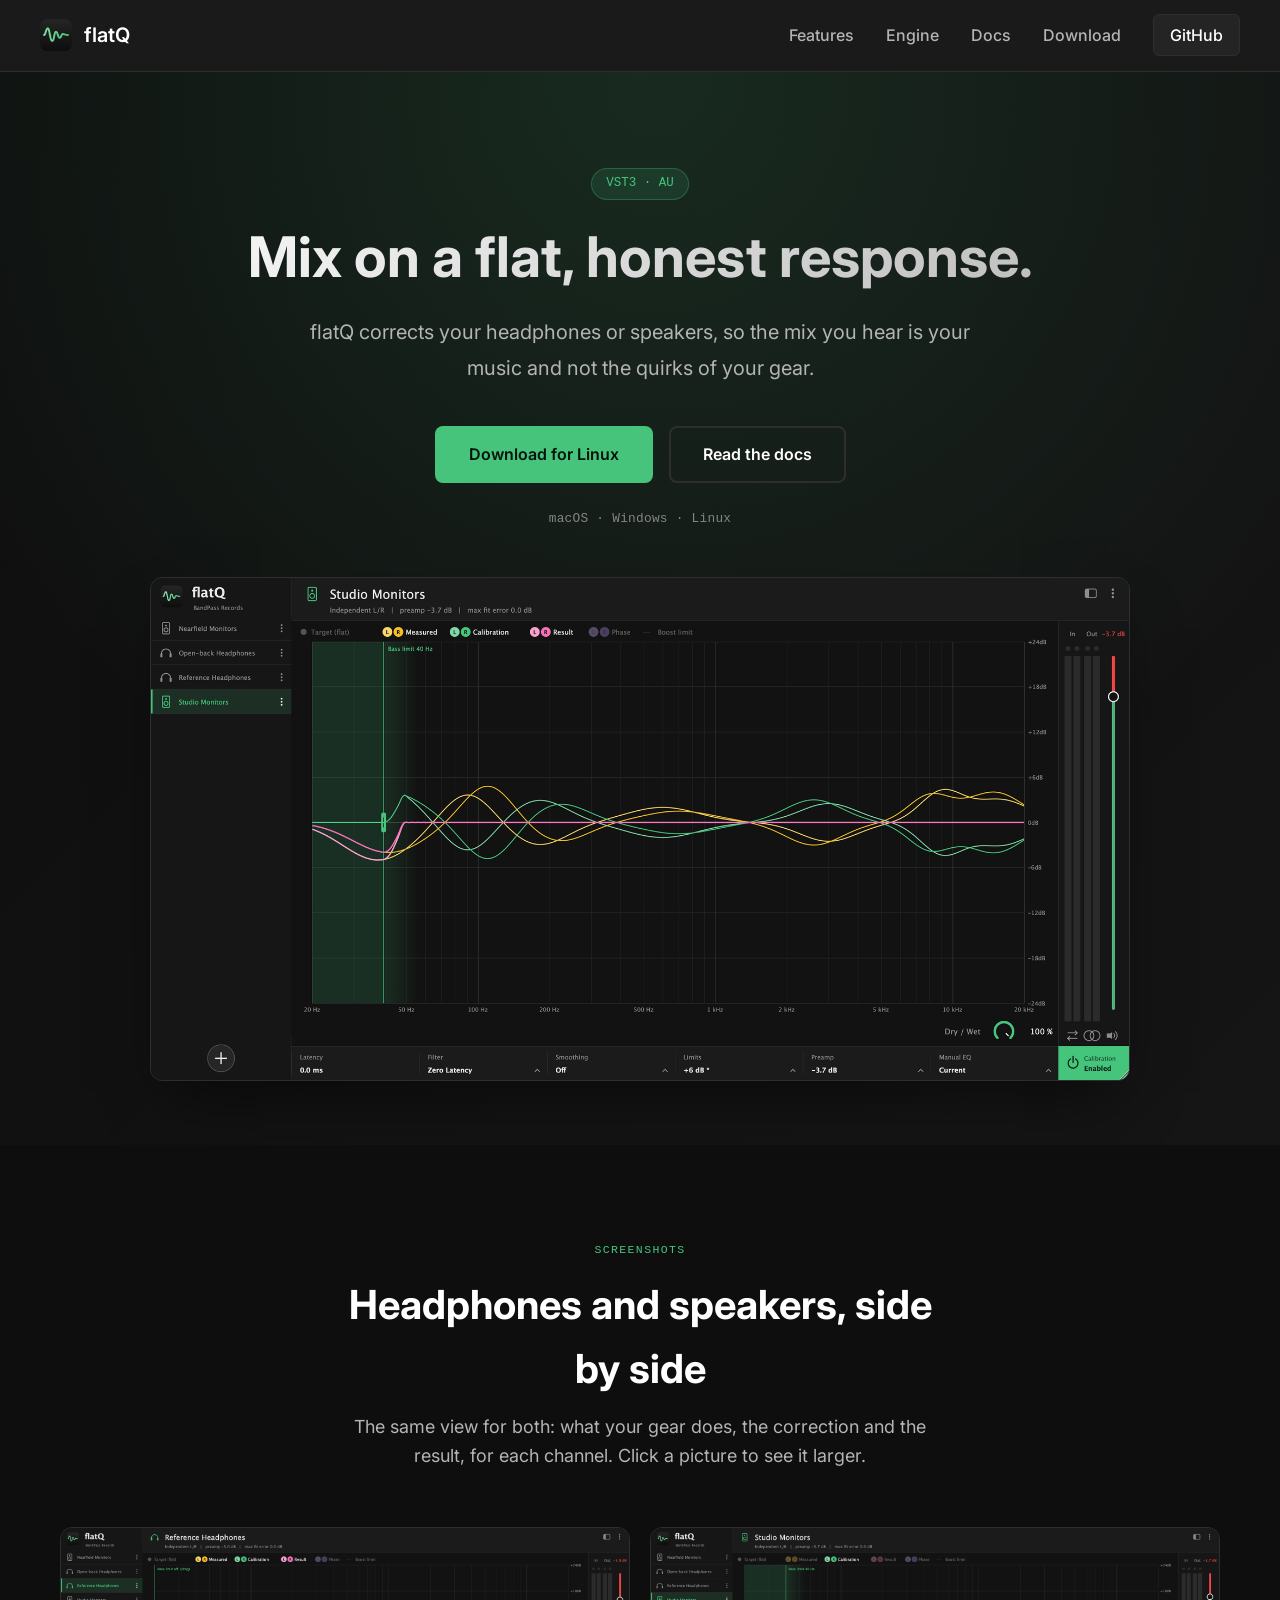
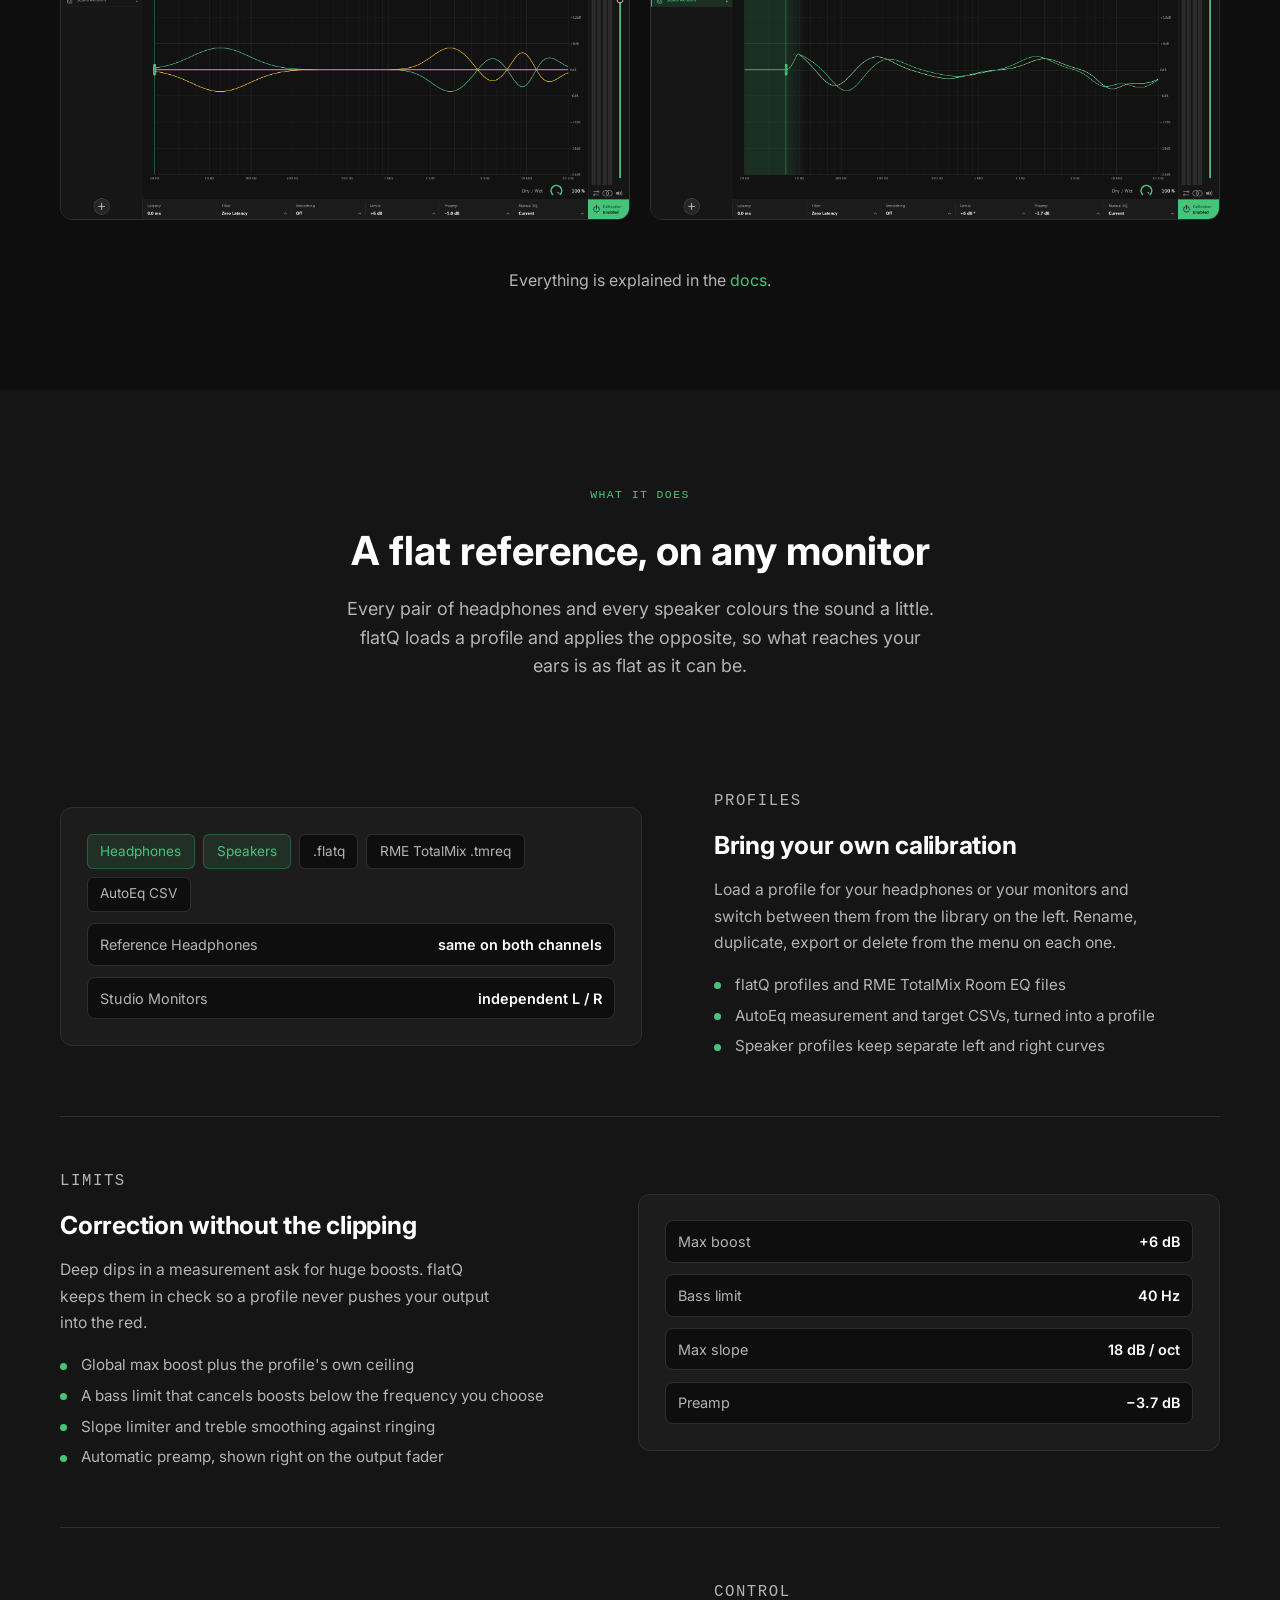
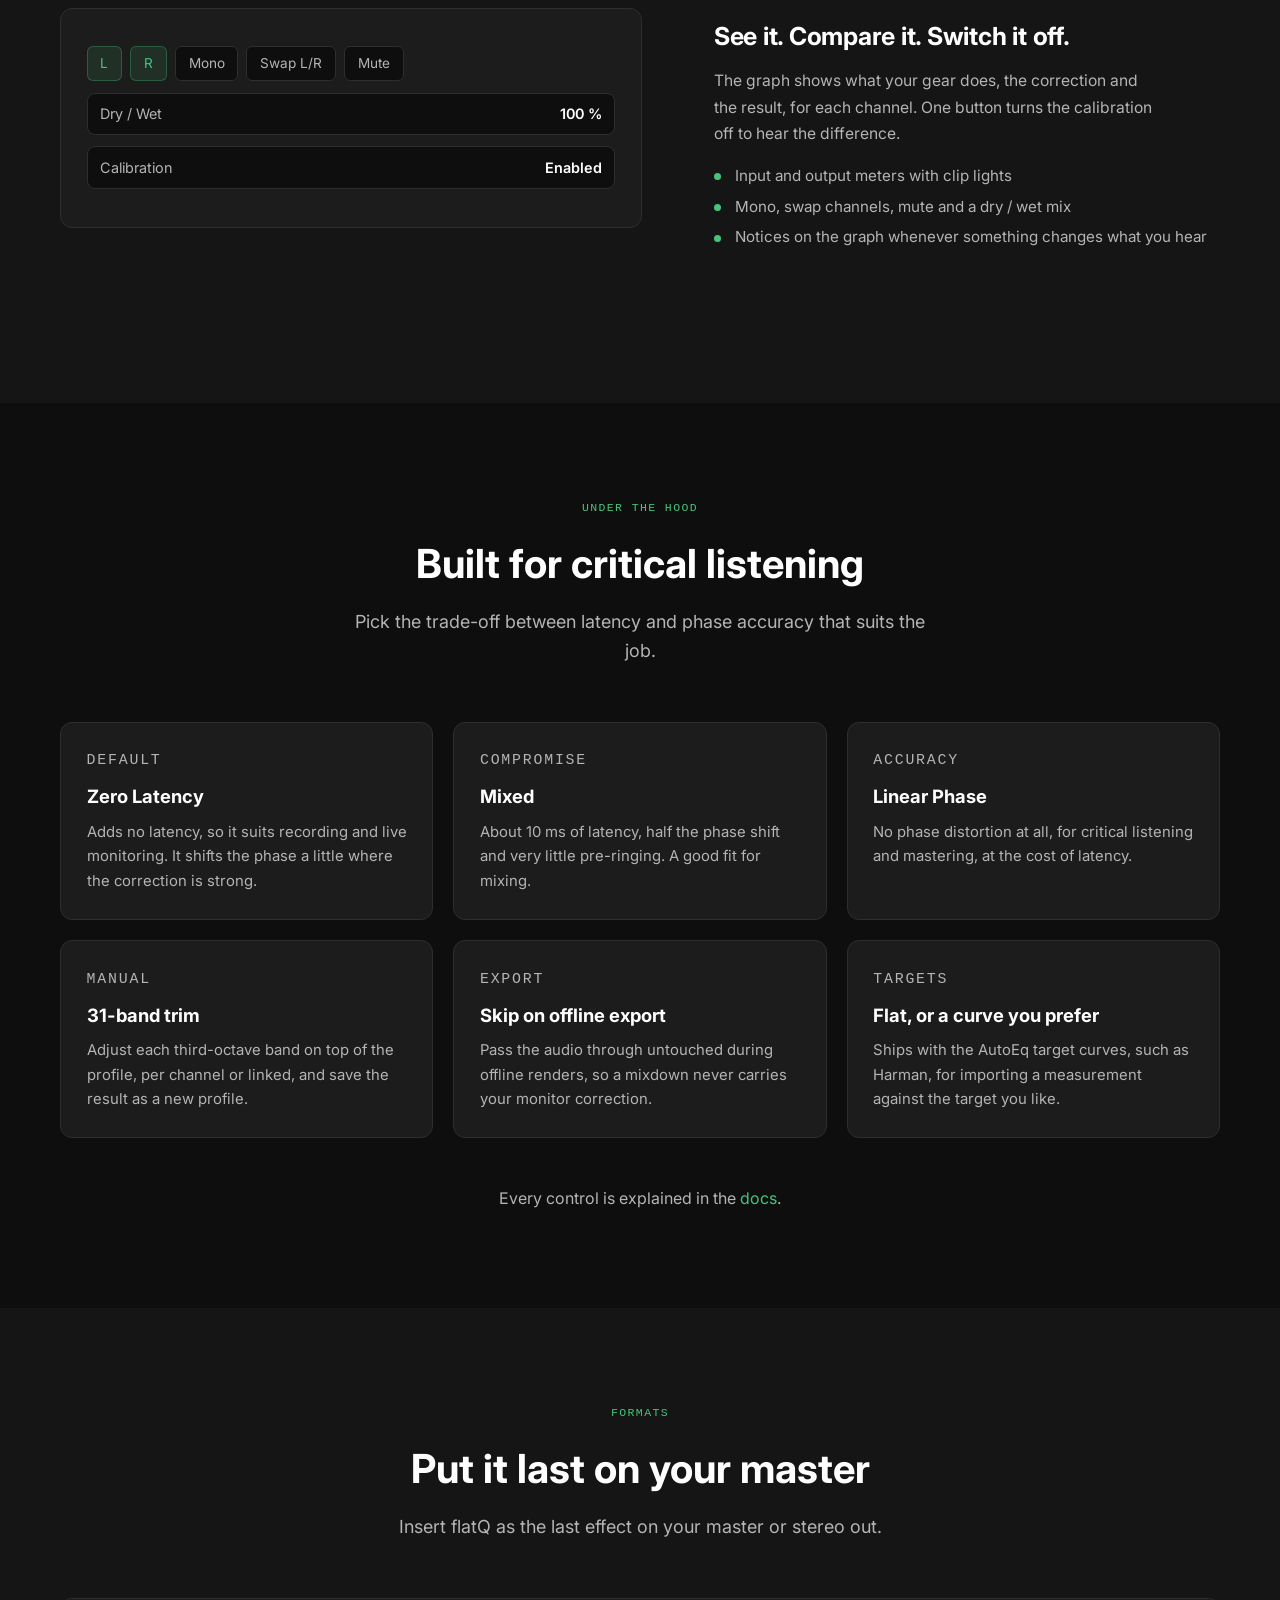
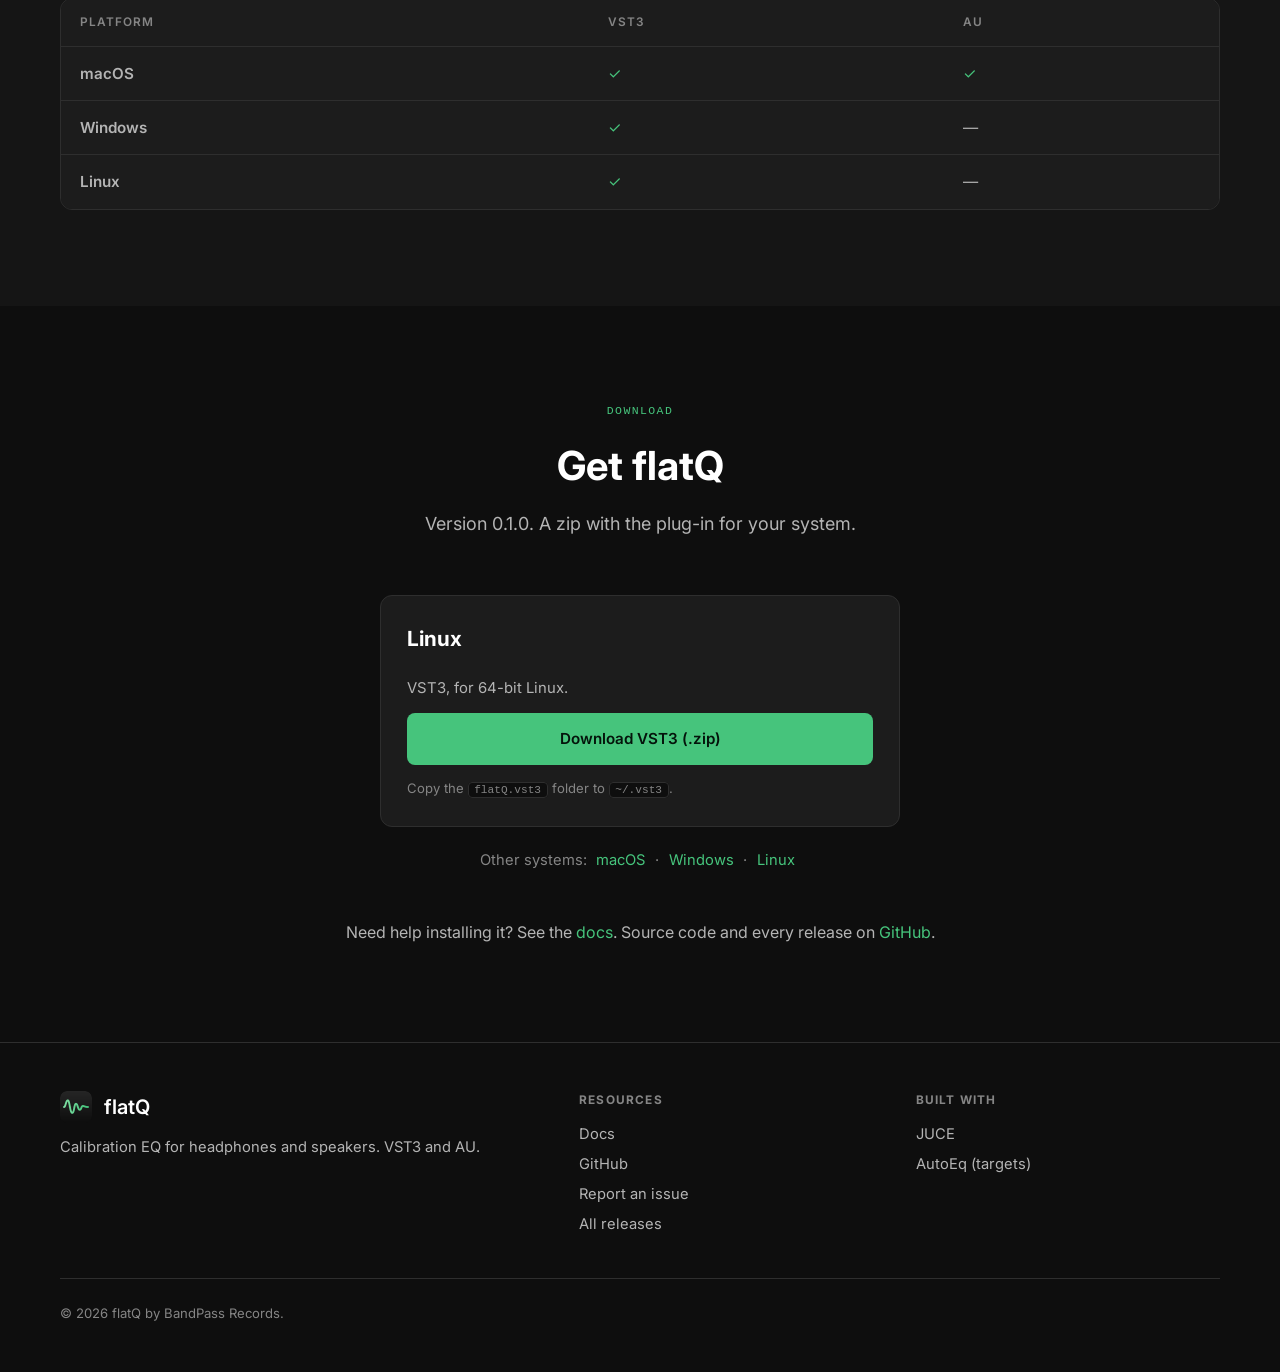
<file: index.html>
<!doctype html>
<html lang="en">
<head>
<meta charset="utf-8">
<meta name="viewport" content="width=device-width, initial-scale=1">
<title>flatQ — Calibrate your headphones and speakers</title>
<meta name="description" content="flatQ is a calibration EQ plug-in (VST3 and AU) that corrects your headphones or speakers so you can mix and produce on a flat, honest response.">
<link rel="icon" href="img/icon.png">
<link rel="preconnect" href="https://fonts.googleapis.com">
<link rel="preconnect" href="https://fonts.gstatic.com" crossorigin>
<link href="https://fonts.googleapis.com/css2?family=Inter:wght@300;400;500;600;700&display=swap" rel="stylesheet">
<link rel="stylesheet" href="style.css">
</head>
<body>

<header class="navbar">
  <div class="container nav-content">
    <a class="logo" href="/"><img src="img/icon.png" alt="">flatQ</a>
    <nav class="nav-links">
      <a href="#features">Features</a>
      <a href="#engine">Engine</a>
      <a href="docs/">Docs</a>
      <a href="#download">Download</a>
      <a class="gh" href="https://github.com/bandpassrecords/flatQ">GitHub</a>
    </nav>
  </div>
</header>

<main>
<section class="hero" style="padding-top:6rem">
  <div class="container hero-content">
    <a class="pill mono" href="#download">VST3 · AU</a>
    <h1 class="hero-title">Mix on a flat, honest response.</h1>
    <p class="hero-subtitle">flatQ corrects your headphones or speakers, so the mix you hear is your music and not the quirks of your gear.</p>
    <div class="hero-buttons">
      <a class="btn btn-primary" href="#download">Download<span data-os-hide hidden> for <span data-os-name></span></span></a>
      <a class="btn btn-secondary" href="docs/">Read the docs</a>
    </div>
    <p class="hero-plats mono">macOS · Windows · Linux</p>
    <div class="hero-visual">
      <div class="app-window"><img data-zoom src="img/shots/main-speakers.png" alt="flatQ showing the left and right correction curves of a speaker profile, with the profile list, level meters and output fader"></div>
    </div>
  </div>
</section>

<section id="gallery">
  <div class="container">
    <div class="section-head">
      <p class="eyebrow mono">Screenshots</p>
      <h2 class="section-title">Headphones and speakers, side by side</h2>
      <p class="section-subtitle">The same view for both: what your gear does, the correction and the result, for each channel. Click a picture to see it larger.</p>
    </div>
    <div class="shots">
      <figure class="app-window"><img data-zoom src="img/shots/main-headphones.png" alt="flatQ with a headphone profile loaded" loading="lazy"></figure>
      <figure class="app-window"><img data-zoom src="img/shots/default-speakers.png" alt="flatQ with a speaker profile loaded" loading="lazy"></figure>
    </div>
    <p class="more">Everything is explained in the <a href="docs/">docs</a>.</p>
  </div>
</section>

<section id="features" class="alt">
  <div class="container">
    <div class="section-head">
      <p class="eyebrow mono">What it does</p>
      <h2 class="section-title">A flat reference, on any monitor</h2>
      <p class="section-subtitle">Every pair of headphones and every speaker colours the sound a little. flatQ loads a profile and applies the opposite, so what reaches your ears is as flat as it can be.</p>
    </div>

    <div class="feature-rows">
      <div class="feature-row">
        <div class="feature-visual app-window visual">
          <div class="chips"><span class="chip on">Headphones</span><span class="chip on">Speakers</span><span class="chip">.flatq</span><span class="chip">RME TotalMix .tmreq</span><span class="chip">AutoEq CSV</span></div>
          <div class="row"><span>Reference Headphones</span><b>same on both channels</b></div>
          <div class="row"><span>Studio Monitors</span><b>independent L / R</b></div>
        </div>
        <div class="feature-copy">
          <p class="feature-kicker mono">Profiles</p>
          <h3>Bring your own calibration</h3>
          <p>Load a profile for your headphones or your monitors and switch between them from the library on the left. Rename, duplicate, export or delete from the menu on each one.</p>
          <ul>
            <li>flatQ profiles and RME TotalMix Room EQ files</li>
            <li>AutoEq measurement and target CSVs, turned into a profile</li>
            <li>Speaker profiles keep separate left and right curves</li>
          </ul>
        </div>
      </div>

      <div class="feature-row reverse">
        <div class="feature-visual app-window visual">
          <div class="row"><span>Max boost</span><b>+6 dB</b></div>
          <div class="row"><span>Bass limit</span><b>40 Hz</b></div>
          <div class="row"><span>Max slope</span><b>18 dB / oct</b></div>
          <div class="row"><span>Preamp</span><b>−3.7 dB</b></div>
        </div>
        <div class="feature-copy">
          <p class="feature-kicker mono">Limits</p>
          <h3>Correction without the clipping</h3>
          <p>Deep dips in a measurement ask for huge boosts. flatQ keeps them in check so a profile never pushes your output into the red.</p>
          <ul>
            <li>Global max boost plus the profile's own ceiling</li>
            <li>A bass limit that cancels boosts below the frequency you choose</li>
            <li>Slope limiter and treble smoothing against ringing</li>
            <li>Automatic preamp, shown right on the output fader</li>
          </ul>
        </div>
      </div>

      <div class="feature-row">
        <div class="feature-visual app-window visual">
          <div class="chips"><span class="chip on">L</span><span class="chip on">R</span><span class="chip">Mono</span><span class="chip">Swap L/R</span><span class="chip">Mute</span></div>
          <div class="row"><span>Dry / Wet</span><b>100 %</b></div>
          <div class="row"><span>Calibration</span><b class="yes">Enabled</b></div>
        </div>
        <div class="feature-copy">
          <p class="feature-kicker mono">Control</p>
          <h3>See it. Compare it. Switch it off.</h3>
          <p>The graph shows what your gear does, the correction and the result, for each channel. One button turns the calibration off to hear the difference.</p>
          <ul>
            <li>Input and output meters with clip lights</li>
            <li>Mono, swap channels, mute and a dry / wet mix</li>
            <li>Notices on the graph whenever something changes what you hear</li>
          </ul>
        </div>
      </div>
    </div>
  </div>
</section>

<section id="engine">
  <div class="container">
    <div class="section-head">
      <p class="eyebrow mono">Under the hood</p>
      <h2 class="section-title">Built for critical listening</h2>
      <p class="section-subtitle">Pick the trade-off between latency and phase accuracy that suits the job.</p>
    </div>
    <div class="grid">
      <div class="card"><p class="eyebrow mono">Default</p><h3>Zero Latency</h3><p>Adds no latency, so it suits recording and live monitoring. It shifts the phase a little where the correction is strong.</p></div>
      <div class="card"><p class="eyebrow mono">Compromise</p><h3>Mixed</h3><p>About 10 ms of latency, half the phase shift and very little pre-ringing. A good fit for mixing.</p></div>
      <div class="card"><p class="eyebrow mono">Accuracy</p><h3>Linear Phase</h3><p>No phase distortion at all, for critical listening and mastering, at the cost of latency.</p></div>
      <div class="card"><p class="eyebrow mono">Manual</p><h3>31-band trim</h3><p>Adjust each third-octave band on top of the profile, per channel or linked, and save the result as a new profile.</p></div>
      <div class="card"><p class="eyebrow mono">Export</p><h3>Skip on offline export</h3><p>Pass the audio through untouched during offline renders, so a mixdown never carries your monitor correction.</p></div>
      <div class="card"><p class="eyebrow mono">Targets</p><h3>Flat, or a curve you prefer</h3><p>Ships with the AutoEq target curves, such as Harman, for importing a measurement against the target you like.</p></div>
    </div>
    <p class="more">Every control is explained in the <a href="docs/">docs</a>.</p>
  </div>
</section>

<section id="formats" class="alt">
  <div class="container">
    <div class="section-head">
      <p class="eyebrow mono">Formats</p>
      <h2 class="section-title">Put it last on your master</h2>
      <p class="section-subtitle">Insert flatQ as the last effect on your master or stereo out.</p>
    </div>
    <div class="table-wrap">
      <table>
        <thead><tr><th>Platform</th><th>VST3</th><th>AU</th></tr></thead>
        <tbody>
          <tr><td>macOS</td><td class="yes">✓</td><td class="yes">✓</td></tr>
          <tr><td>Windows</td><td class="yes">✓</td><td>—</td></tr>
          <tr><td>Linux</td><td class="yes">✓</td><td>—</td></tr>
        </tbody>
      </table>
    </div>
  </div>
</section>

<section id="download">
  <div class="container">
    <div class="section-head">
      <p class="eyebrow mono">Download</p>
      <h2 class="section-title">Get flatQ</h2>
      <p class="section-subtitle"><span data-version>Version 0.1.0.</span> A zip with the plug-in for your system.</p>
    </div>
    <div class="dl dl-one">
      <div class="card dl-card" data-os="mac"><h3>macOS</h3><p>VST3 and Audio Unit, for Intel and Apple silicon.</p>
        <a class="btn btn-primary" data-asset="flatQ-VST3-macOS.zip" href="https://github.com/bandpassrecords/flatQ/releases/download/v0.1.0/flatQ-VST3-macOS.zip">Download VST3 (.zip)</a>
        <a class="btn btn-ghost" data-asset="flatQ-AU-macOS.zip" href="https://github.com/bandpassrecords/flatQ/releases/download/v0.1.0/flatQ-AU-macOS.zip">Download AU (.zip)</a>
        <p class="note">Copy <code>flatQ.vst3</code> to <code>~/Library/Audio/Plug-Ins/VST3</code> and <code>flatQ.component</code> to <code>~/Library/Audio/Plug-Ins/Components</code>.</p></div>
      <div class="card dl-card" data-os="win"><h3>Windows</h3><p>VST3, for 64-bit Windows.</p>
        <a class="btn btn-primary" data-asset="flatQ-VST3-Windows.zip" href="https://github.com/bandpassrecords/flatQ/releases/download/v0.1.0/flatQ-VST3-Windows.zip">Download VST3 (.zip)</a>
        <p class="note">Copy the <code>flatQ.vst3</code> folder to <code>C:\Program Files\Common Files\VST3</code>.</p></div>
      <div class="card dl-card" data-os="linux"><h3>Linux</h3><p>VST3, for 64-bit Linux.</p>
        <a class="btn btn-primary" data-asset="flatQ-VST3-Linux.zip" href="https://github.com/bandpassrecords/flatQ/releases/download/v0.1.0/flatQ-VST3-Linux.zip">Download VST3 (.zip)</a>
        <p class="note">Copy the <code>flatQ.vst3</code> folder to <code>~/.vst3</code>.</p></div>
    </div>
    <p class="dl-other">Other systems: <a href="#download" data-pick="mac">macOS</a> · <a href="#download" data-pick="win">Windows</a> · <a href="#download" data-pick="linux">Linux</a></p>
    <p class="more">Need help installing it? See the <a href="docs/#install">docs</a>. Source code and every release on <a href="https://github.com/bandpassrecords/flatQ">GitHub</a>.</p>
  </div>
</section>
</main>

<footer>
  <div class="container">
    <div class="foot">
      <div><div class="logo" style="margin-bottom:.8rem"><img src="img/icon.png" alt="">flatQ</div><p>Calibration EQ for headphones and speakers. VST3 and AU.</p></div>
      <div><h4>Resources</h4><a href="docs/">Docs</a><a href="https://github.com/bandpassrecords/flatQ">GitHub</a><a href="https://github.com/bandpassrecords/flatQ/issues">Report an issue</a><a href="https://github.com/bandpassrecords/flatQ/releases">All releases</a></div>
      <div><h4>Built with</h4><a href="https://juce.com">JUCE</a><a href="https://github.com/jaakkopasanen/AutoEq">AutoEq (targets)</a></div>
    </div>
    <p class="copy">© 2026 flatQ by BandPass Records.</p>
  </div>
</footer>
<script src="site.js"></script>
</body>
</html>
</file>
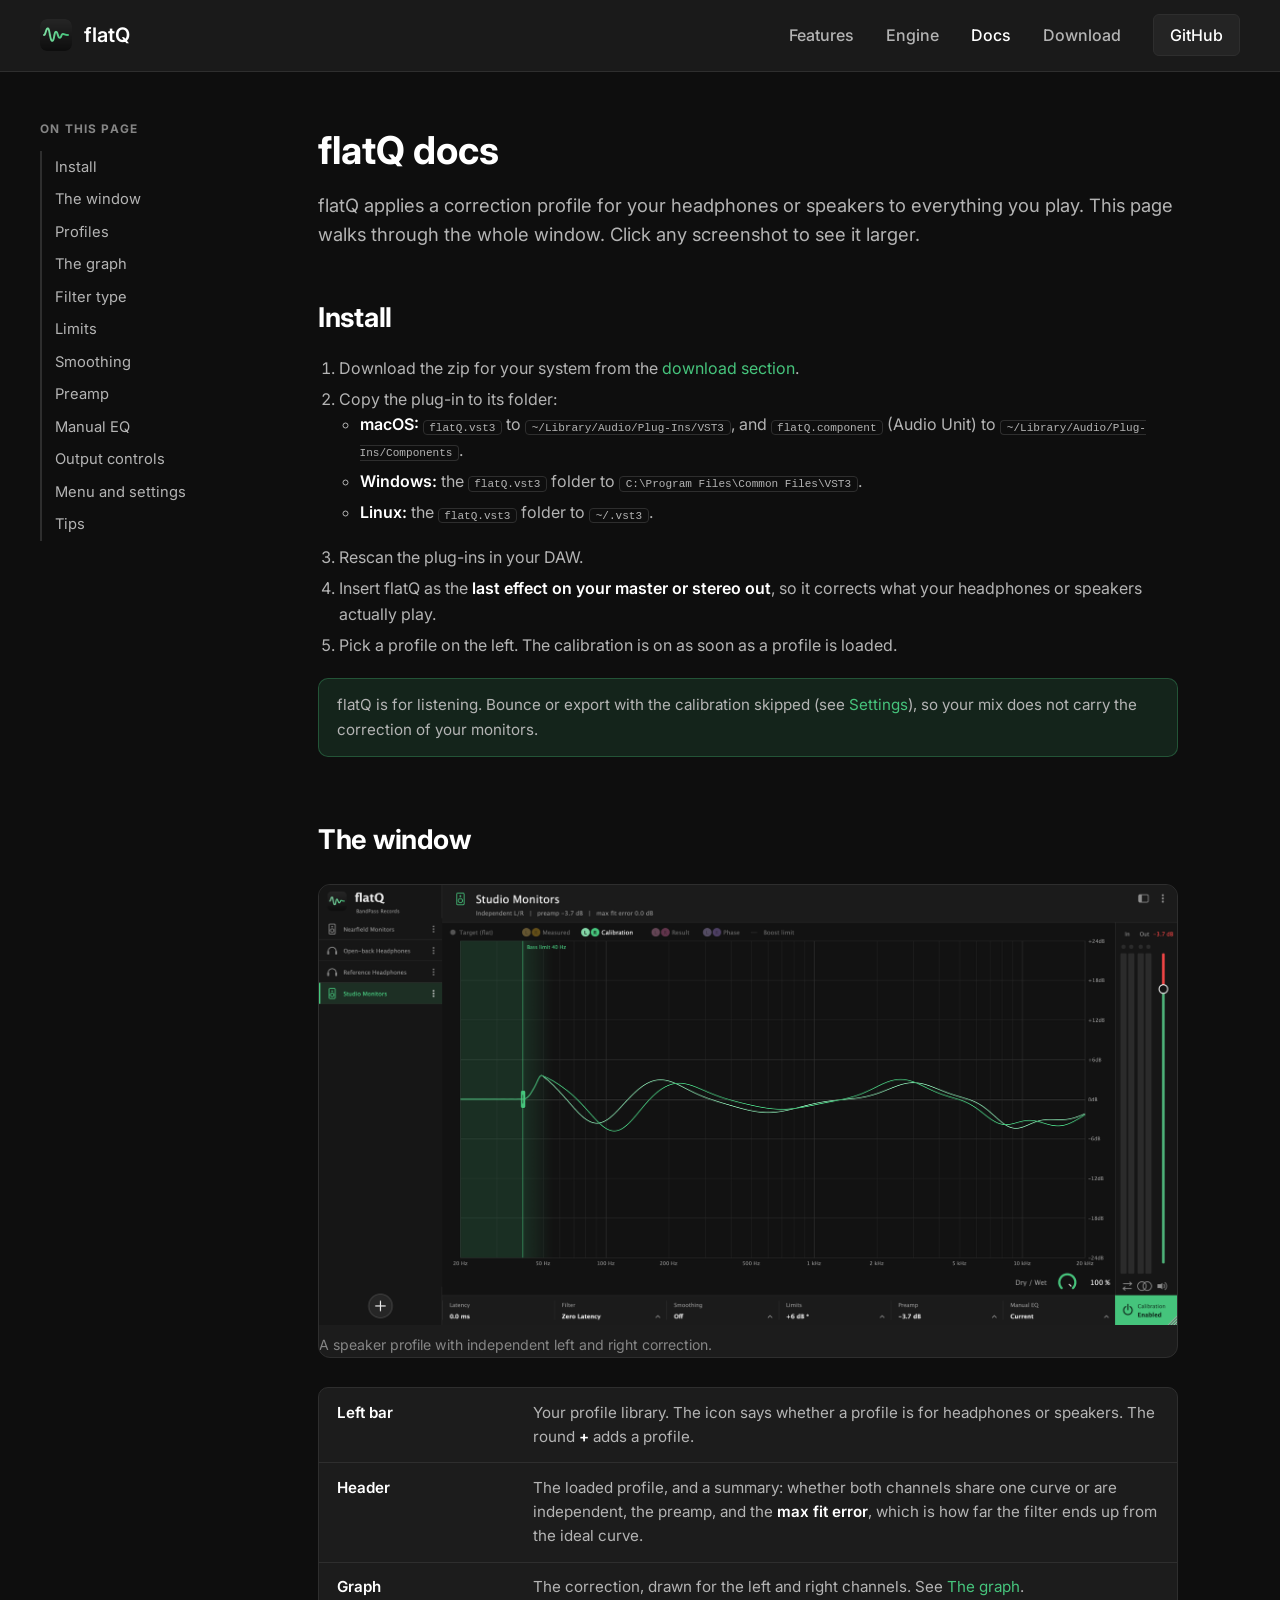
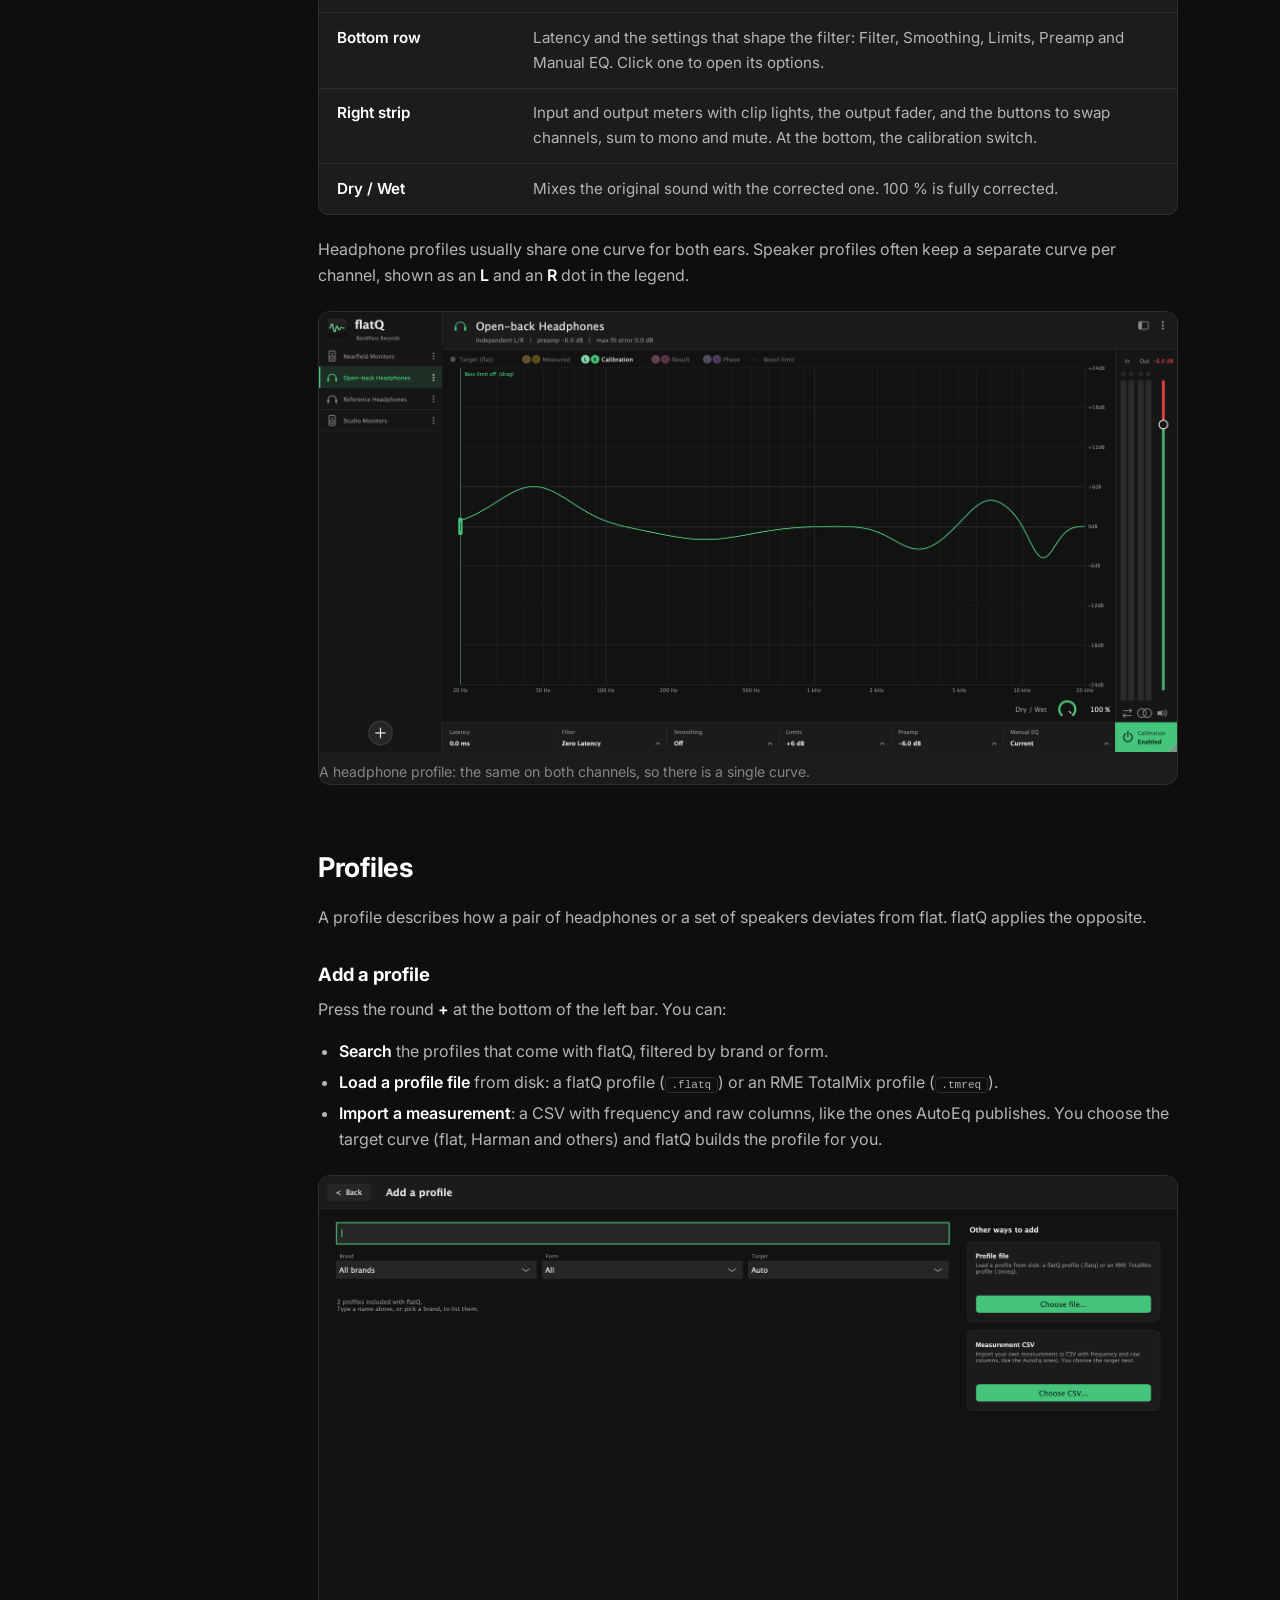
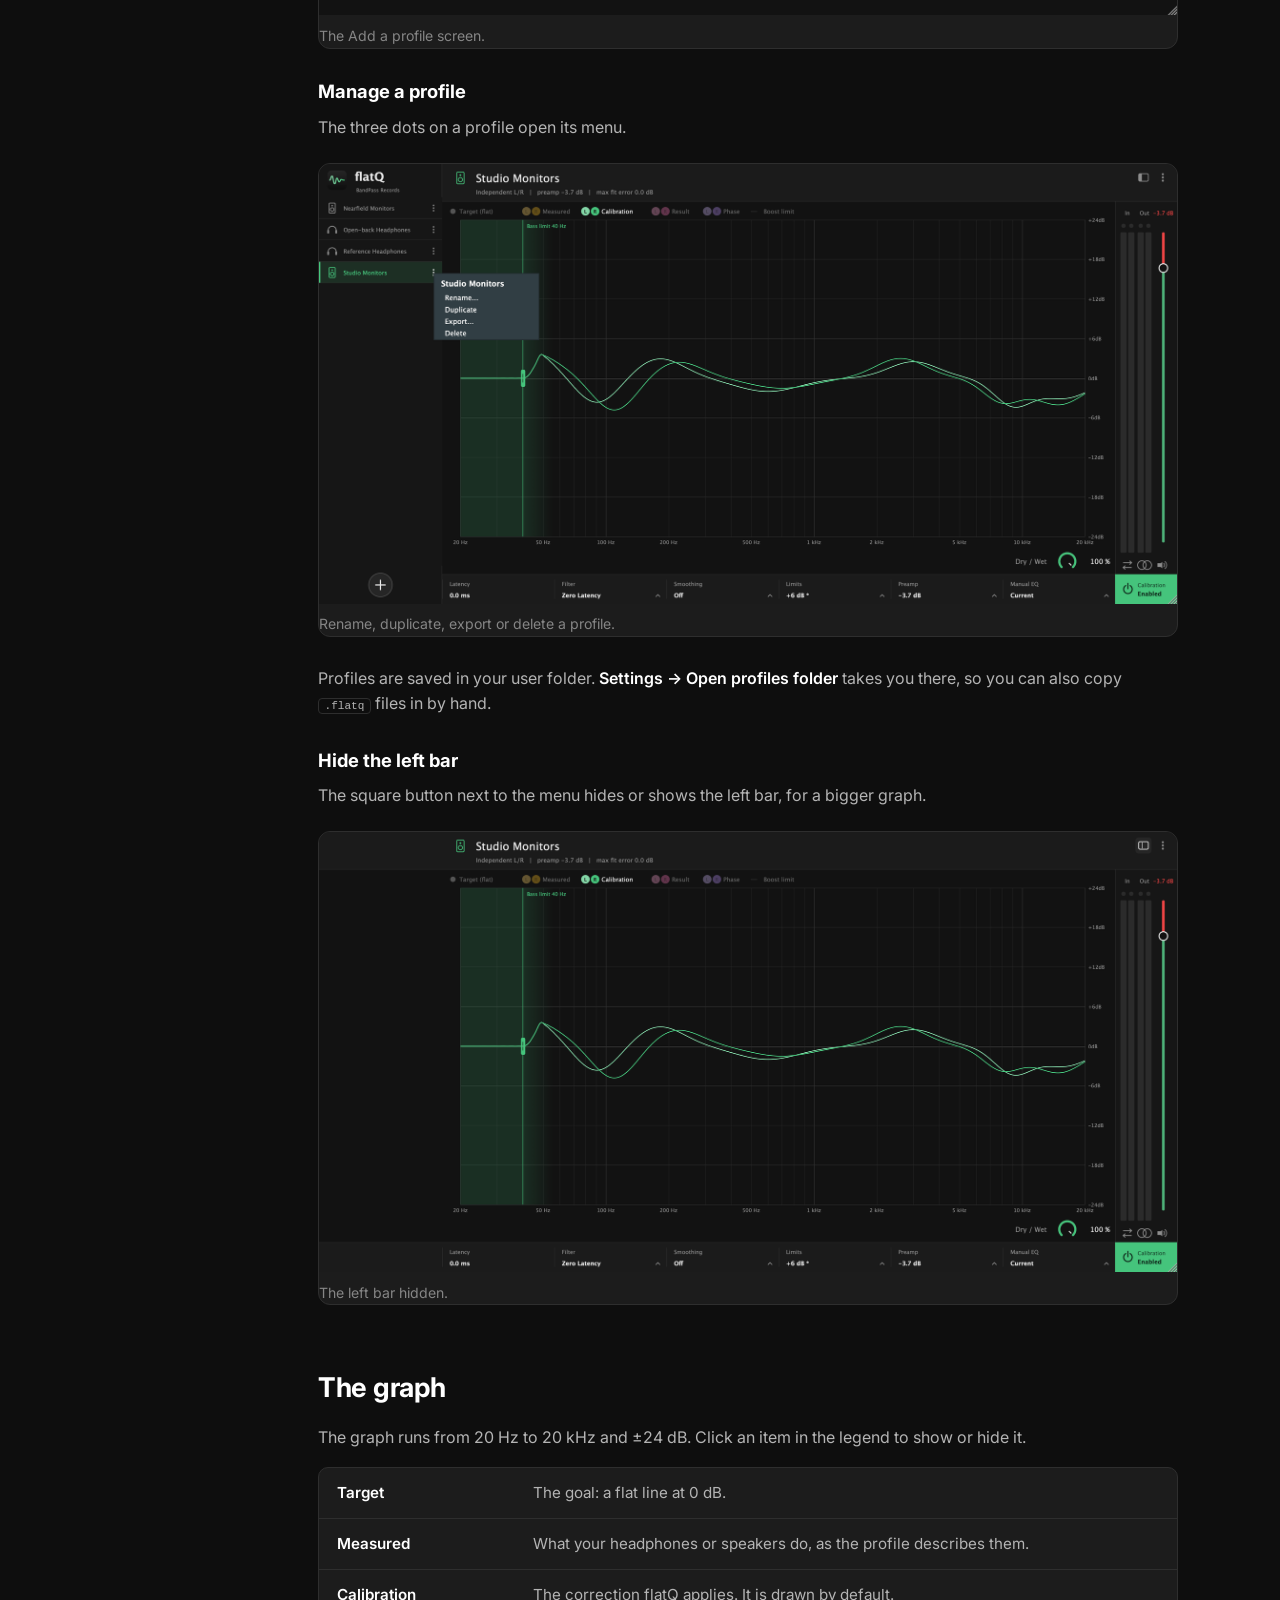
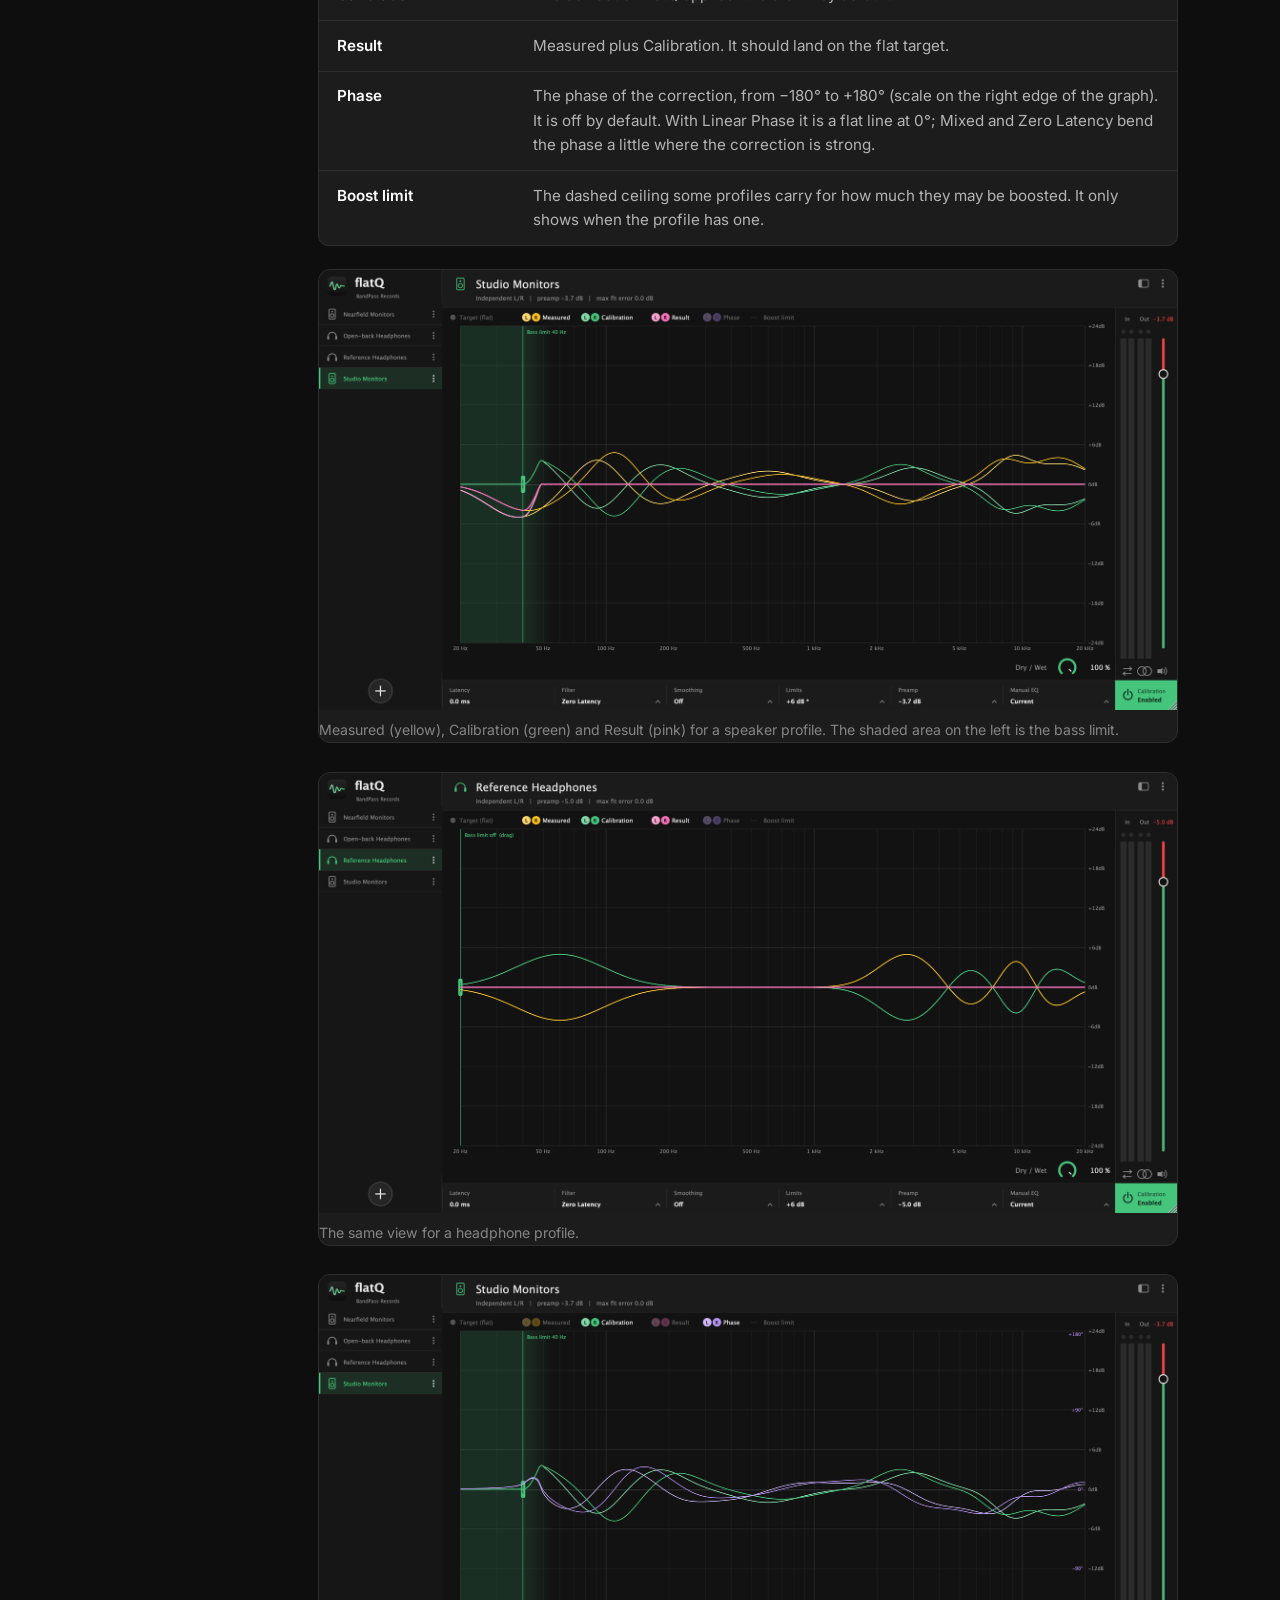
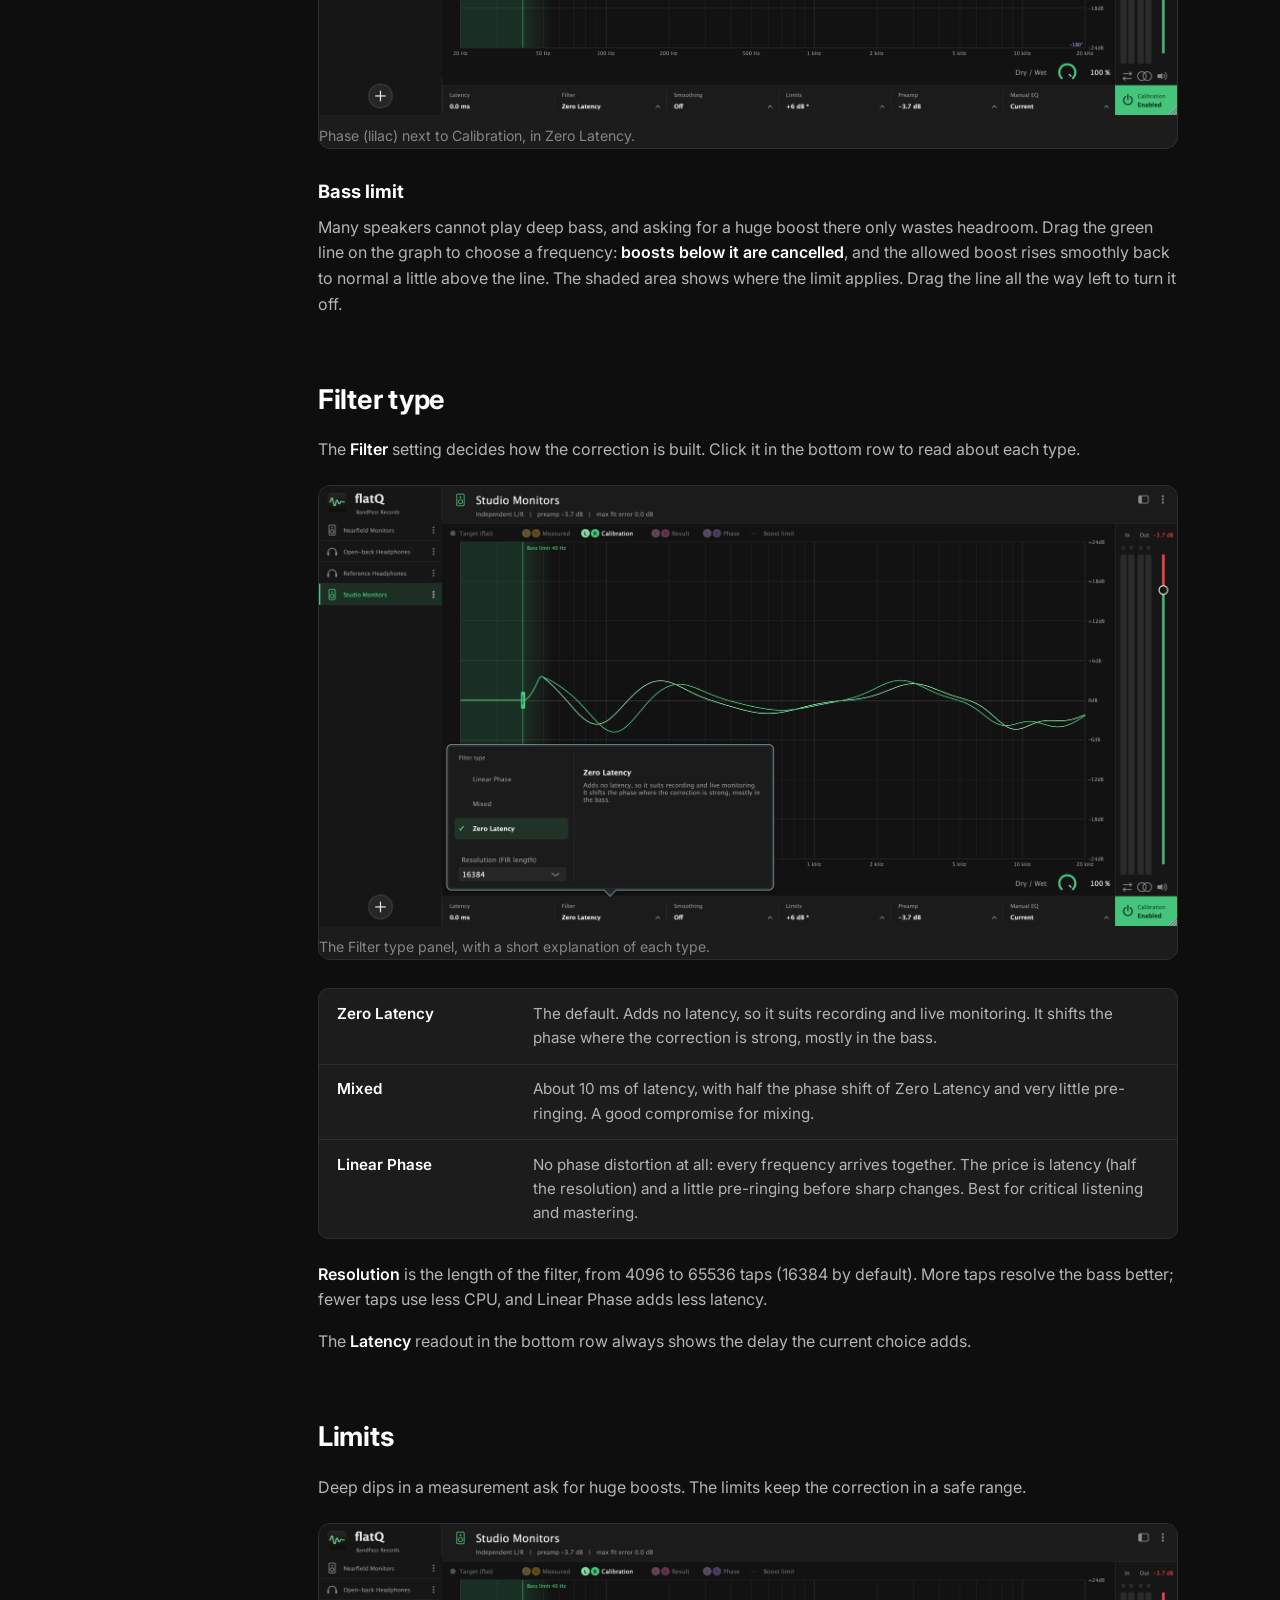
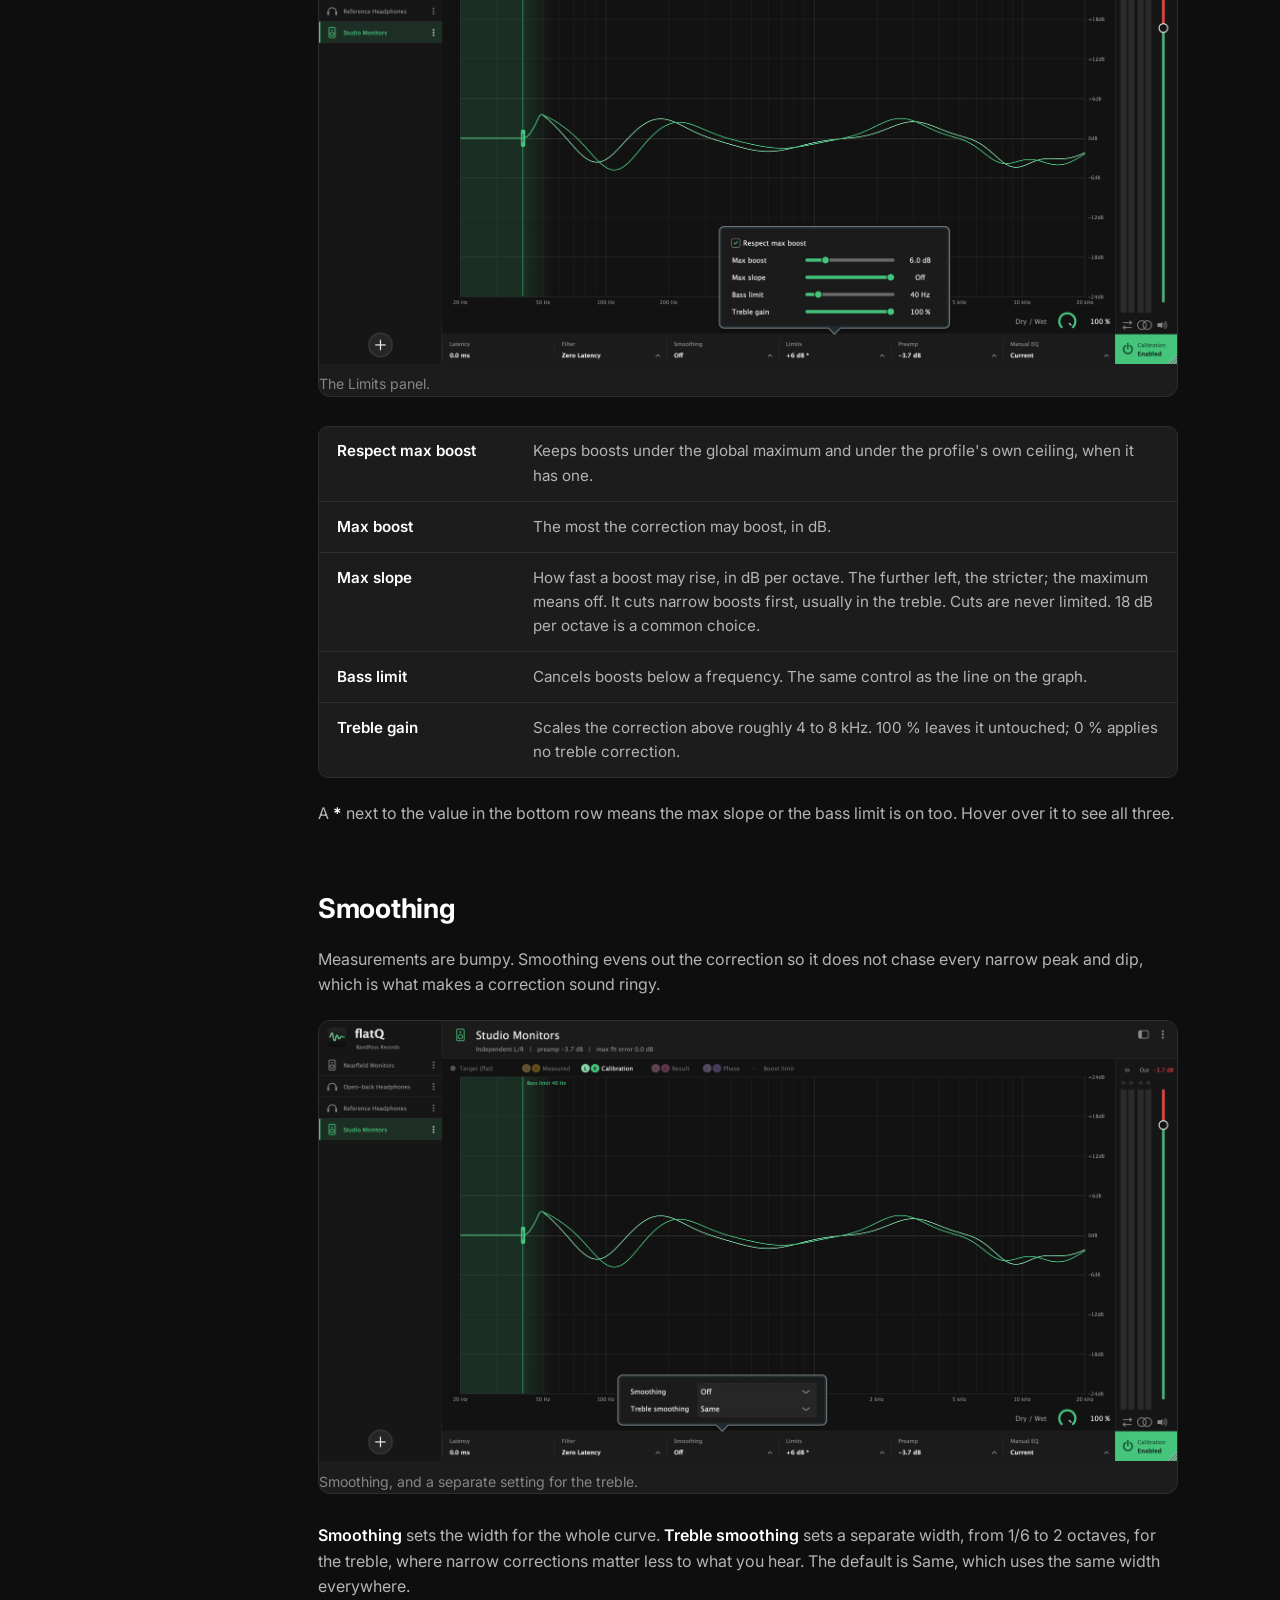
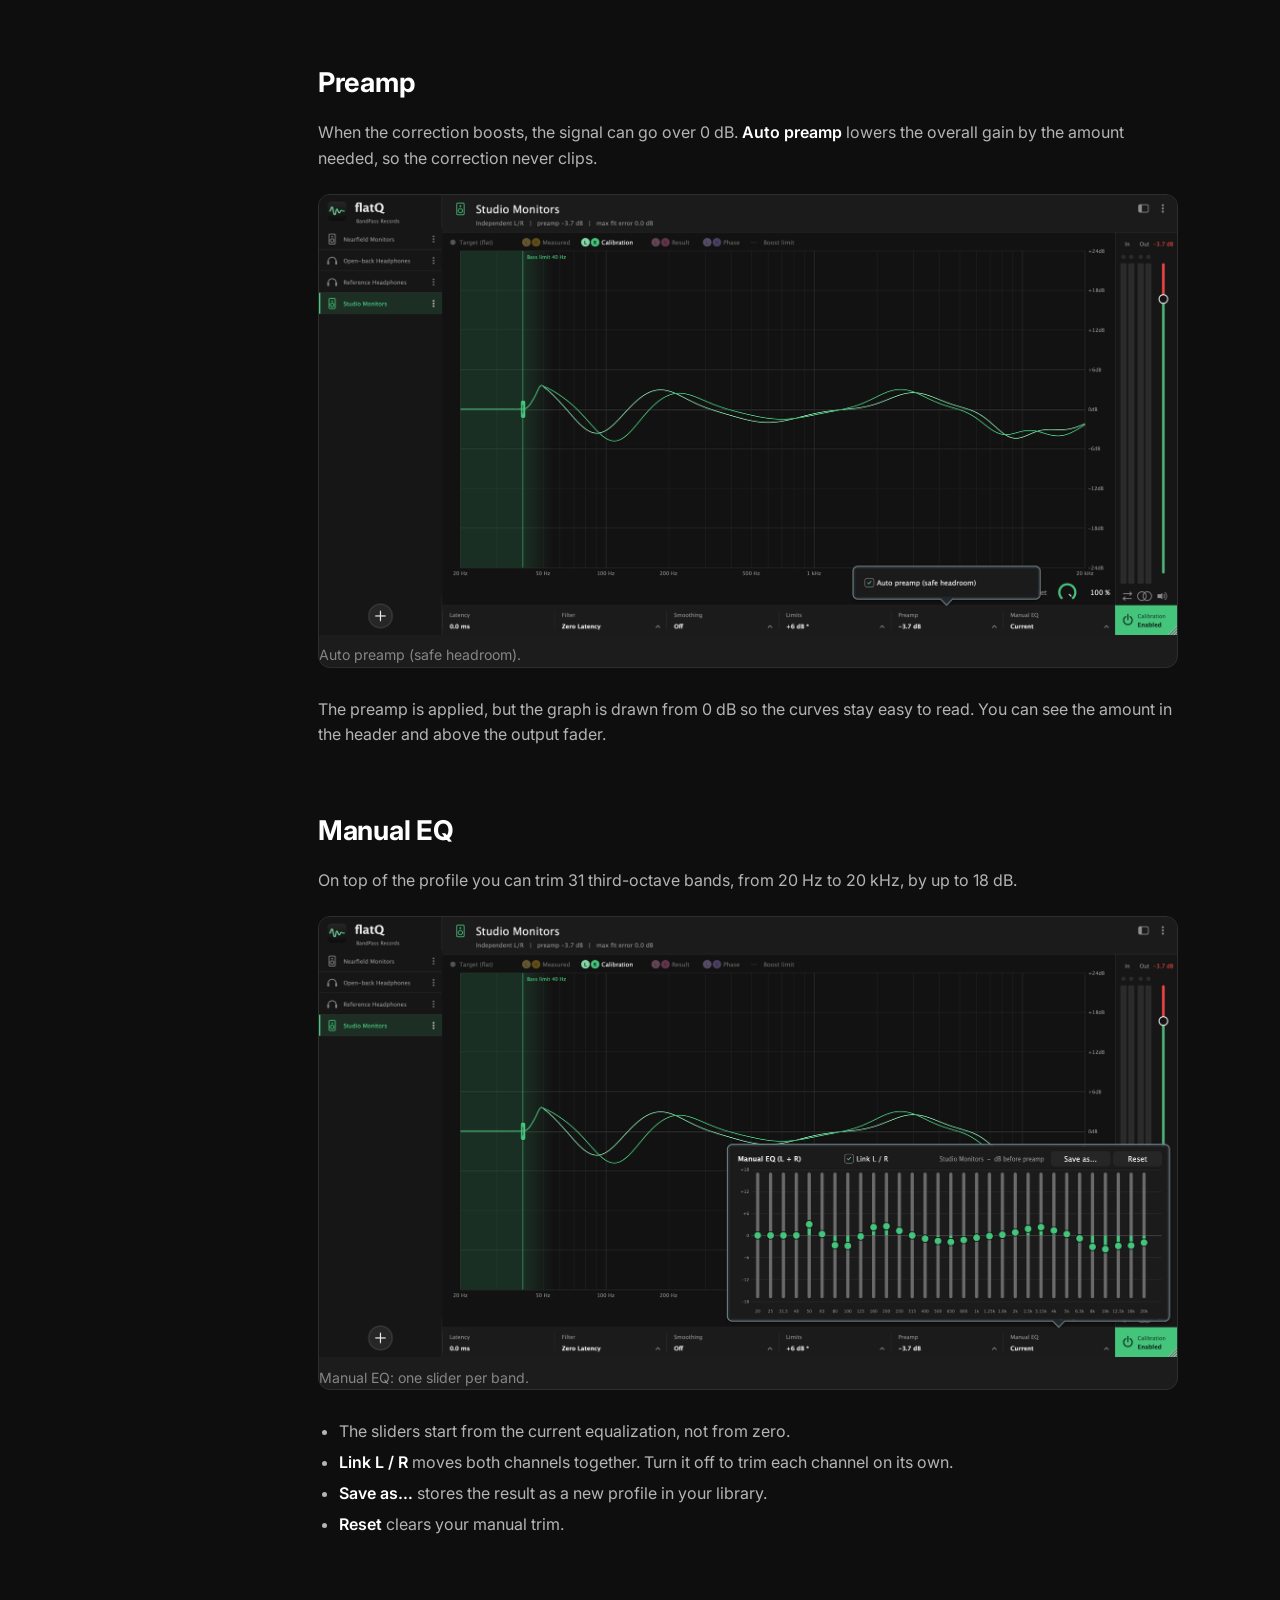
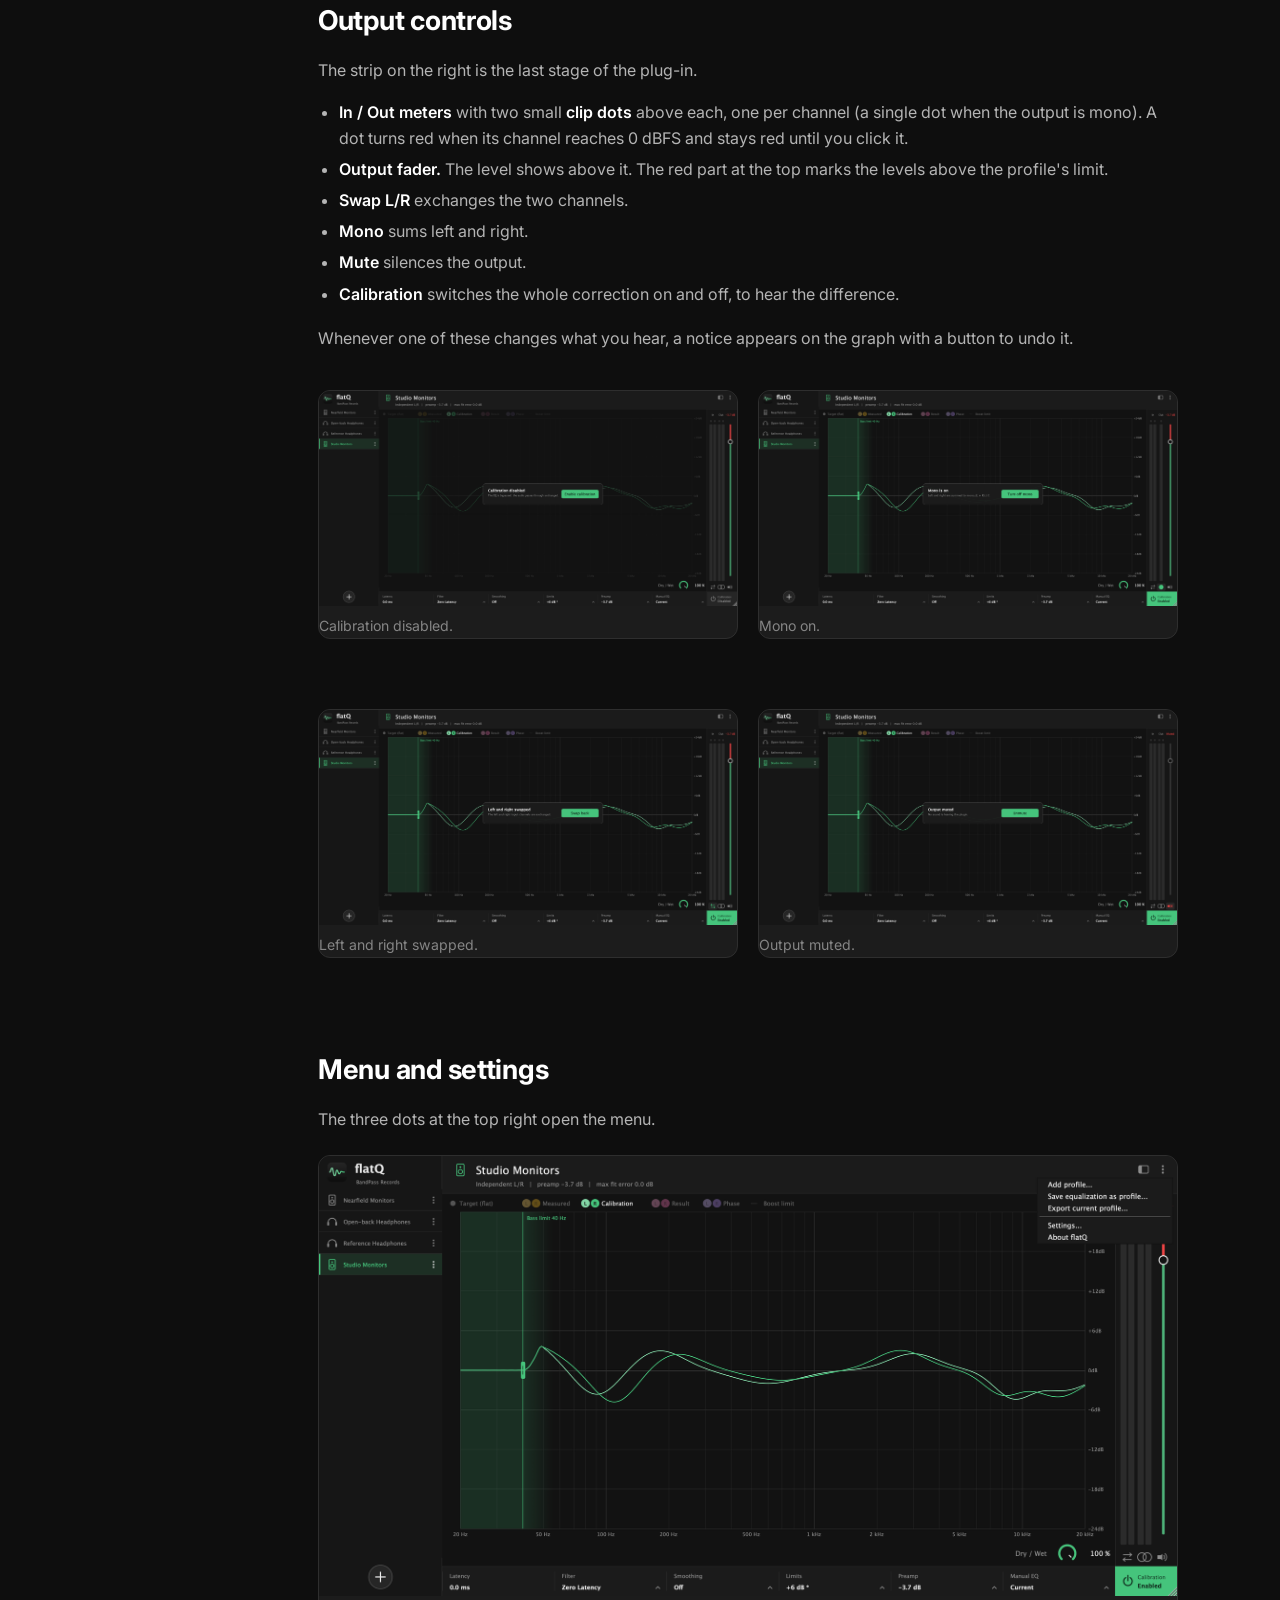
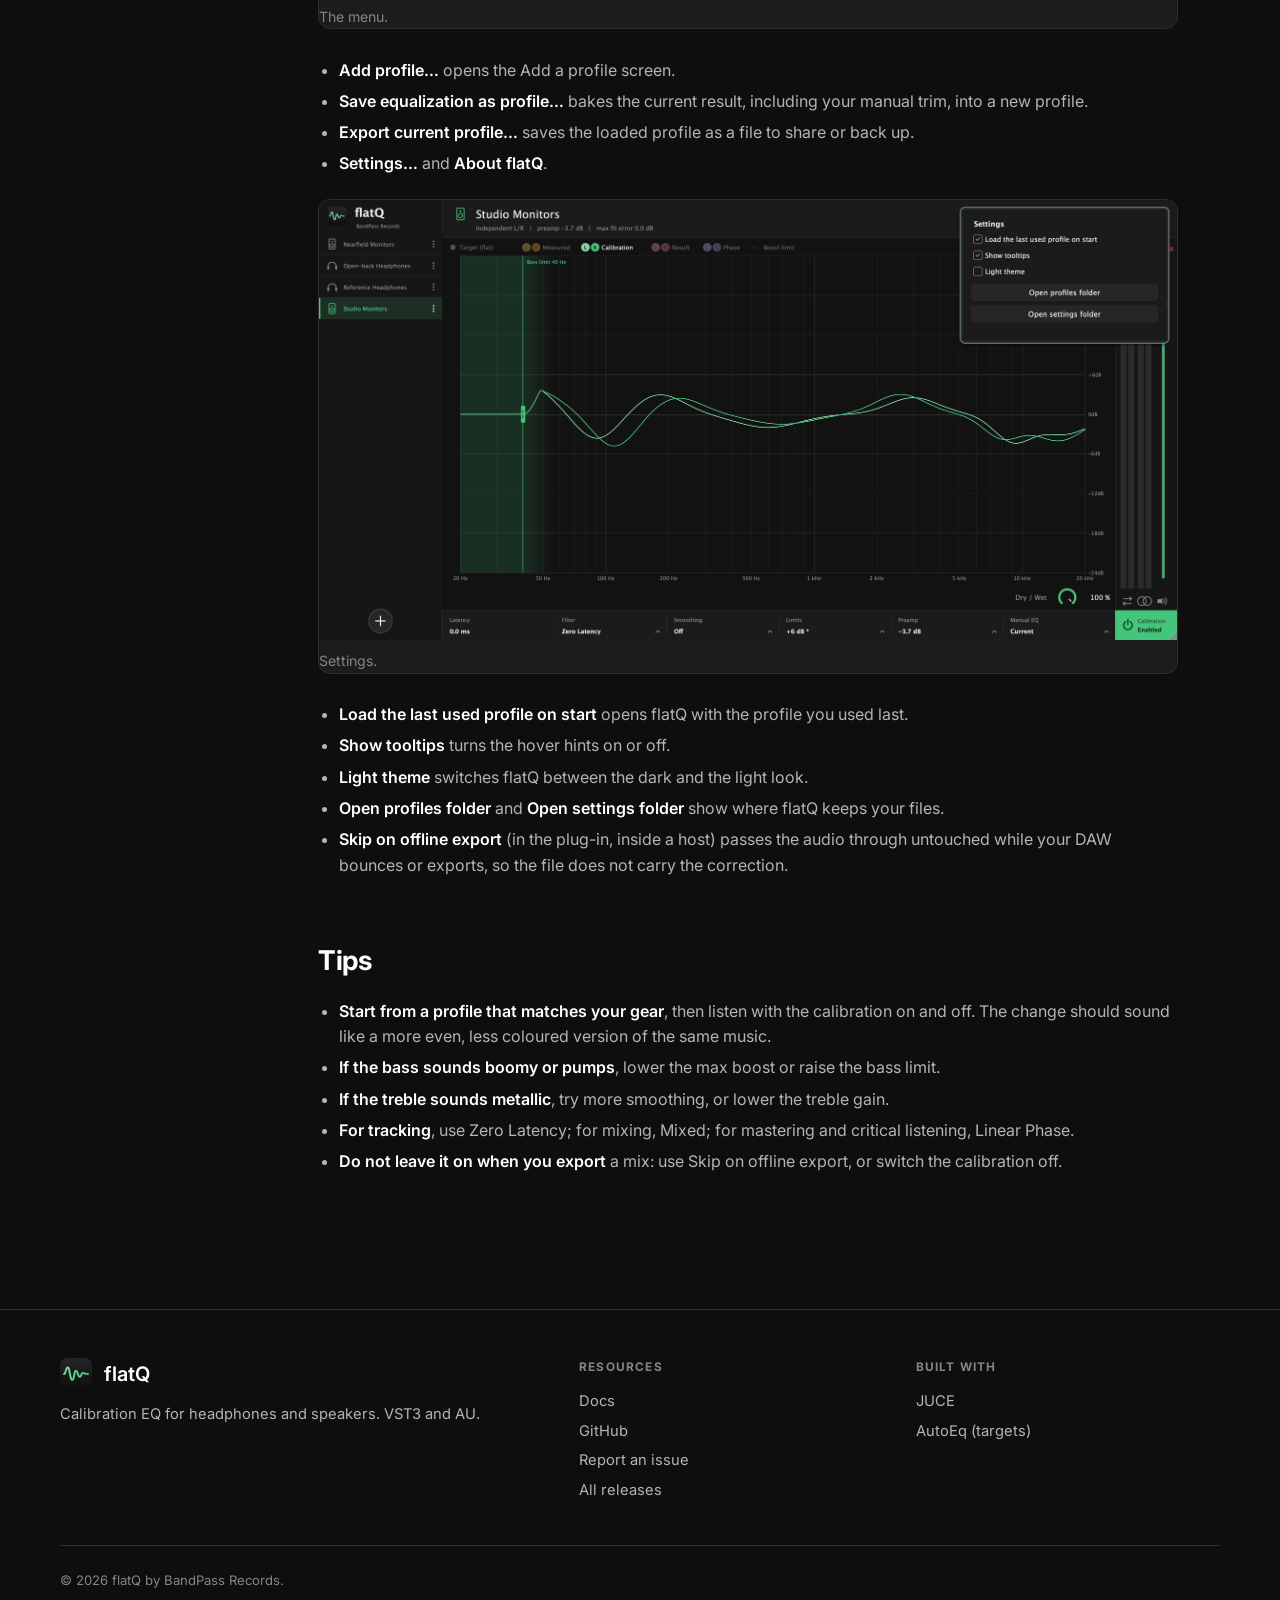
<file: docs/index.html>
<!doctype html>
<html lang="en">
<head>
<meta charset="utf-8">
<meta name="viewport" content="width=device-width, initial-scale=1">
<title>flatQ docs — how to use it</title>
<meta name="description" content="How to install and use flatQ: profiles, the graph, filters, limits, manual EQ and the output controls, with screenshots.">
<link rel="icon" href="../img/icon.png">
<link rel="preconnect" href="https://fonts.googleapis.com">
<link rel="preconnect" href="https://fonts.gstatic.com" crossorigin>
<link href="https://fonts.googleapis.com/css2?family=Inter:wght@300;400;500;600;700&display=swap" rel="stylesheet">
<link rel="stylesheet" href="../style.css">
<style>
.docs{display:grid;grid-template-columns:230px minmax(0,1fr);gap:3rem;padding:3rem 0 5rem}
.toc{position:sticky;top:88px;align-self:start;font-size:.92rem}
.toc h4{margin-bottom:.8rem;color:var(--text-muted);font-size:.74rem;letter-spacing:.1em;text-transform:uppercase}
.toc a{display:block;padding:.28rem 0 .28rem .8rem;border-left:2px solid var(--border-color);color:var(--text-secondary);text-decoration:none}
.toc a:hover{color:var(--text-primary);border-left-color:var(--accent)}
.article{max-width:860px}
.article h1{font-size:2.4rem;margin-bottom:.6rem}
.article .lead{color:var(--text-secondary);font-size:1.15rem;margin-bottom:2.5rem}
.article section{padding:0;margin-bottom:3.4rem}
.article h2{margin:0 0 1rem;padding-top:.4rem;font-size:1.7rem;letter-spacing:-.01em}
.article h3{margin:1.8rem 0 .5rem;font-size:1.15rem}
.article p{margin-bottom:1rem;color:var(--text-secondary)}
.article ul,.article ol{margin:0 0 1.2rem 1.3rem;color:var(--text-secondary)}
.article li{margin-bottom:.35rem}
.article b,.article strong{color:var(--text-primary);font-weight:600}
.article figure{margin:1.4rem 0 1.8rem}
.article figure img{display:block;width:100%;height:auto}
.article figcaption{margin-top:.6rem;color:var(--text-muted);font-size:.88rem}
.article a{color:var(--accent);text-decoration:none}
.article a:hover{text-decoration:underline}
.two{display:grid;grid-template-columns:1fr 1fr;gap:1.2rem}
.def{border:1px solid var(--border-color);border-radius:10px;background:var(--bg-card);margin:1rem 0 1.4rem}
.def div{display:grid;grid-template-columns:180px 1fr;gap:1rem;padding:.8rem 1.1rem;border-bottom:1px solid var(--border-color);font-size:.95rem}
.def div:last-child{border-bottom:none}
.def dt{color:var(--text-primary);font-weight:600}
.def dd{color:var(--text-secondary)}
.tip{padding:.9rem 1.1rem;margin:1.2rem 0;border:1px solid var(--accent-line);background:var(--accent-soft);border-radius:10px;color:var(--text-secondary);font-size:.95rem}
@media (max-width:900px){.docs{grid-template-columns:1fr}.toc{position:static}.two{grid-template-columns:1fr}.def div{grid-template-columns:1fr;gap:.2rem}}
</style>
</head>
<body>

<header class="navbar">
  <div class="container nav-content">
    <a class="logo" href="/"><img src="../img/icon.png" alt="">flatQ</a>
    <nav class="nav-links">
      <a href="../#features">Features</a>
      <a href="../#engine">Engine</a>
      <a class="current" href="./">Docs</a>
      <a href="../#download">Download</a>
      <a class="gh" href="https://github.com/bandpassrecords/flatQ">GitHub</a>
    </nav>
  </div>
</header>

<main class="container docs">
  <nav class="toc" aria-label="On this page">
    <h4>On this page</h4>
    <a href="#install">Install</a>
    <a href="#window">The window</a>
    <a href="#profiles">Profiles</a>
    <a href="#graph">The graph</a>
    <a href="#filter">Filter type</a>
    <a href="#limits">Limits</a>
    <a href="#smoothing">Smoothing</a>
    <a href="#preamp">Preamp</a>
    <a href="#manual">Manual EQ</a>
    <a href="#output">Output controls</a>
    <a href="#menu">Menu and settings</a>
    <a href="#tips">Tips</a>
  </nav>

  <article class="article">
    <h1>flatQ docs</h1>
    <p class="lead">flatQ applies a correction profile for your headphones or speakers to everything you play. This page walks through the whole window. Click any screenshot to see it larger.</p>

    <section id="install">
      <h2>Install</h2>
      <ol>
        <li>Download the zip for your system from the <a href="../#download">download section</a>.</li>
        <li>Copy the plug-in to its folder:
          <ul>
            <li><b>macOS:</b> <code>flatQ.vst3</code> to <code>~/Library/Audio/Plug-Ins/VST3</code>, and <code>flatQ.component</code> (Audio Unit) to <code>~/Library/Audio/Plug-Ins/Components</code>.</li>
            <li><b>Windows:</b> the <code>flatQ.vst3</code> folder to <code>C:\Program Files\Common Files\VST3</code>.</li>
            <li><b>Linux:</b> the <code>flatQ.vst3</code> folder to <code>~/.vst3</code>.</li>
          </ul>
        </li>
        <li>Rescan the plug-ins in your DAW.</li>
        <li>Insert flatQ as the <b>last effect on your master or stereo out</b>, so it corrects what your headphones or speakers actually play.</li>
        <li>Pick a profile on the left. The calibration is on as soon as a profile is loaded.</li>
      </ol>
      <div class="tip">flatQ is for listening. Bounce or export with the calibration skipped (see <a href="#menu">Settings</a>), so your mix does not carry the correction of your monitors.</div>
    </section>

    <section id="window">
      <h2>The window</h2>
      <figure class="app-window"><img data-zoom src="../img/shots/default-speakers.png" alt="The flatQ window with a speaker profile loaded"><figcaption>A speaker profile with independent left and right correction.</figcaption></figure>
      <dl class="def">
        <div><dt>Left bar</dt><dd>Your profile library. The icon says whether a profile is for headphones or speakers. The round <b>+</b> adds a profile.</dd></div>
        <div><dt>Header</dt><dd>The loaded profile, and a summary: whether both channels share one curve or are independent, the preamp, and the <b>max fit error</b>, which is how far the filter ends up from the ideal curve.</dd></div>
        <div><dt>Graph</dt><dd>The correction, drawn for the left and right channels. See <a href="#graph">The graph</a>.</dd></div>
        <div><dt>Bottom row</dt><dd>Latency and the settings that shape the filter: Filter, Smoothing, Limits, Preamp and Manual EQ. Click one to open its options.</dd></div>
        <div><dt>Right strip</dt><dd>Input and output meters with clip lights, the output fader, and the buttons to swap channels, sum to mono and mute. At the bottom, the calibration switch.</dd></div>
        <div><dt>Dry / Wet</dt><dd>Mixes the original sound with the corrected one. 100 % is fully corrected.</dd></div>
      </dl>
      <p>Headphone profiles usually share one curve for both ears. Speaker profiles often keep a separate curve per channel, shown as an <b>L</b> and an <b>R</b> dot in the legend.</p>
      <figure class="app-window"><img data-zoom src="../img/shots/default-headphones.png" alt="A headphone profile that is the same on both channels"><figcaption>A headphone profile: the same on both channels, so there is a single curve.</figcaption></figure>
    </section>

    <section id="profiles">
      <h2>Profiles</h2>
      <p>A profile describes how a pair of headphones or a set of speakers deviates from flat. flatQ applies the opposite.</p>
      <h3>Add a profile</h3>
      <p>Press the round <b>+</b> at the bottom of the left bar. You can:</p>
      <ul>
        <li><b>Search</b> the profiles that come with flatQ, filtered by brand or form.</li>
        <li><b>Load a profile file</b> from disk: a flatQ profile (<code>.flatq</code>) or an RME TotalMix profile (<code>.tmreq</code>).</li>
        <li><b>Import a measurement</b>: a CSV with frequency and raw columns, like the ones AutoEq publishes. You choose the target curve (flat, Harman and others) and flatQ builds the profile for you.</li>
      </ul>
      <figure class="app-window"><img data-zoom src="../img/shots/add-profile.png" alt="The Add a profile screen"><figcaption>The Add a profile screen.</figcaption></figure>
      <h3>Manage a profile</h3>
      <p>The three dots on a profile open its menu.</p>
      <figure class="app-window"><img data-zoom src="../img/shots/row-menu.png" alt="The profile menu with Rename, Duplicate, Export and Delete"><figcaption>Rename, duplicate, export or delete a profile.</figcaption></figure>
      <p>Profiles are saved in your user folder. <b>Settings → Open profiles folder</b> takes you there, so you can also copy <code>.flatq</code> files in by hand.</p>
      <h3>Hide the left bar</h3>
      <p>The square button next to the menu hides or shows the left bar, for a bigger graph.</p>
      <figure class="app-window"><img data-zoom src="../img/shots/sidebar-hidden.png" alt="flatQ with the left bar hidden"><figcaption>The left bar hidden.</figcaption></figure>
    </section>

    <section id="graph">
      <h2>The graph</h2>
      <p>The graph runs from 20 Hz to 20 kHz and ±24 dB. Click an item in the legend to show or hide it.</p>
      <dl class="def">
        <div><dt>Target</dt><dd>The goal: a flat line at 0 dB.</dd></div>
        <div><dt>Measured</dt><dd>What your headphones or speakers do, as the profile describes them.</dd></div>
        <div><dt>Calibration</dt><dd>The correction flatQ applies. It is drawn by default.</dd></div>
        <div><dt>Result</dt><dd>Measured plus Calibration. It should land on the flat target.</dd></div>
        <div><dt>Phase</dt><dd>The phase of the correction, from −180° to +180° (scale on the right edge of the graph). It is off by default. With Linear Phase it is a flat line at 0°; Mixed and Zero Latency bend the phase a little where the correction is strong.</dd></div>
        <div><dt>Boost limit</dt><dd>The dashed ceiling some profiles carry for how much they may be boosted. It only shows when the profile has one.</dd></div>
      </dl>
      <figure class="app-window"><img data-zoom src="../img/shots/main-speakers.png" alt="All curves shown for a speaker profile"><figcaption>Measured (yellow), Calibration (green) and Result (pink) for a speaker profile. The shaded area on the left is the bass limit.</figcaption></figure>
      <figure class="app-window"><img data-zoom src="../img/shots/main-headphones.png" alt="All curves shown for a headphone profile"><figcaption>The same view for a headphone profile.</figcaption></figure>
      <figure class="app-window"><img data-zoom src="../img/shots/phase.png" alt="The Phase curve shown with Calibration"><figcaption>Phase (lilac) next to Calibration, in Zero Latency.</figcaption></figure>
      <h3>Bass limit</h3>
      <p>Many speakers cannot play deep bass, and asking for a huge boost there only wastes headroom. Drag the green line on the graph to choose a frequency: <b>boosts below it are cancelled</b>, and the allowed boost rises smoothly back to normal a little above the line. The shaded area shows where the limit applies. Drag the line all the way left to turn it off.</p>
    </section>

    <section id="filter">
      <h2>Filter type</h2>
      <p>The <b>Filter</b> setting decides how the correction is built. Click it in the bottom row to read about each type.</p>
      <figure class="app-window"><img data-zoom src="../img/shots/panel-filter.png" alt="The Filter type panel"><figcaption>The Filter type panel, with a short explanation of each type.</figcaption></figure>
      <dl class="def">
        <div><dt>Zero Latency</dt><dd>The default. Adds no latency, so it suits recording and live monitoring. It shifts the phase where the correction is strong, mostly in the bass.</dd></div>
        <div><dt>Mixed</dt><dd>About 10 ms of latency, with half the phase shift of Zero Latency and very little pre-ringing. A good compromise for mixing.</dd></div>
        <div><dt>Linear Phase</dt><dd>No phase distortion at all: every frequency arrives together. The price is latency (half the resolution) and a little pre-ringing before sharp changes. Best for critical listening and mastering.</dd></div>
      </dl>
      <p><b>Resolution</b> is the length of the filter, from 4096 to 65536 taps (16384 by default). More taps resolve the bass better; fewer taps use less CPU, and Linear Phase adds less latency.</p>
      <p>The <b>Latency</b> readout in the bottom row always shows the delay the current choice adds.</p>
    </section>

    <section id="limits">
      <h2>Limits</h2>
      <p>Deep dips in a measurement ask for huge boosts. The limits keep the correction in a safe range.</p>
      <figure class="app-window"><img data-zoom src="../img/shots/panel-limits.png" alt="The Limits panel"><figcaption>The Limits panel.</figcaption></figure>
      <dl class="def">
        <div><dt>Respect max boost</dt><dd>Keeps boosts under the global maximum and under the profile's own ceiling, when it has one.</dd></div>
        <div><dt>Max boost</dt><dd>The most the correction may boost, in dB.</dd></div>
        <div><dt>Max slope</dt><dd>How fast a boost may rise, in dB per octave. The further left, the stricter; the maximum means off. It cuts narrow boosts first, usually in the treble. Cuts are never limited. 18 dB per octave is a common choice.</dd></div>
        <div><dt>Bass limit</dt><dd>Cancels boosts below a frequency. The same control as the line on the graph.</dd></div>
        <div><dt>Treble gain</dt><dd>Scales the correction above roughly 4 to 8 kHz. 100 % leaves it untouched; 0 % applies no treble correction.</dd></div>
      </dl>
      <p>A <b>*</b> next to the value in the bottom row means the max slope or the bass limit is on too. Hover over it to see all three.</p>
    </section>

    <section id="smoothing">
      <h2>Smoothing</h2>
      <p>Measurements are bumpy. Smoothing evens out the correction so it does not chase every narrow peak and dip, which is what makes a correction sound ringy.</p>
      <figure class="app-window"><img data-zoom src="../img/shots/panel-smoothing.png" alt="The Smoothing options"><figcaption>Smoothing, and a separate setting for the treble.</figcaption></figure>
      <p><b>Smoothing</b> sets the width for the whole curve. <b>Treble smoothing</b> sets a separate width, from 1/6 to 2 octaves, for the treble, where narrow corrections matter less to what you hear. The default is Same, which uses the same width everywhere.</p>
    </section>

    <section id="preamp">
      <h2>Preamp</h2>
      <p>When the correction boosts, the signal can go over 0 dB. <b>Auto preamp</b> lowers the overall gain by the amount needed, so the correction never clips.</p>
      <figure class="app-window"><img data-zoom src="../img/shots/panel-preamp.png" alt="The Preamp option"><figcaption>Auto preamp (safe headroom).</figcaption></figure>
      <p>The preamp is applied, but the graph is drawn from 0 dB so the curves stay easy to read. You can see the amount in the header and above the output fader.</p>
    </section>

    <section id="manual">
      <h2>Manual EQ</h2>
      <p>On top of the profile you can trim 31 third-octave bands, from 20 Hz to 20 kHz, by up to 18 dB.</p>
      <figure class="app-window"><img data-zoom src="../img/shots/panel-manual.png" alt="The Manual EQ panel with 31 sliders"><figcaption>Manual EQ: one slider per band.</figcaption></figure>
      <ul>
        <li>The sliders start from the current equalization, not from zero.</li>
        <li><b>Link L / R</b> moves both channels together. Turn it off to trim each channel on its own.</li>
        <li><b>Save as…</b> stores the result as a new profile in your library.</li>
        <li><b>Reset</b> clears your manual trim.</li>
      </ul>
    </section>

    <section id="output">
      <h2>Output controls</h2>
      <p>The strip on the right is the last stage of the plug-in.</p>
      <ul>
        <li><b>In / Out meters</b> with two small <b>clip dots</b> above each, one per channel (a single dot when the output is mono). A dot turns red when its channel reaches 0 dBFS and stays red until you click it.</li>
        <li><b>Output fader.</b> The level shows above it. The red part at the top marks the levels above the profile's limit.</li>
        <li><b>Swap L/R</b> exchanges the two channels.</li>
        <li><b>Mono</b> sums left and right.</li>
        <li><b>Mute</b> silences the output.</li>
        <li><b>Calibration</b> switches the whole correction on and off, to hear the difference.</li>
      </ul>
      <p>Whenever one of these changes what you hear, a notice appears on the graph with a button to undo it.</p>
      <div class="two">
        <figure class="app-window"><img data-zoom src="../img/shots/calibration-off.png" alt="Calibration disabled notice"><figcaption>Calibration disabled.</figcaption></figure>
        <figure class="app-window"><img data-zoom src="../img/shots/notice-mono.png" alt="Mono notice"><figcaption>Mono on.</figcaption></figure>
        <figure class="app-window"><img data-zoom src="../img/shots/notice-swap.png" alt="Swap notice"><figcaption>Left and right swapped.</figcaption></figure>
        <figure class="app-window"><img data-zoom src="../img/shots/notice-mute.png" alt="Mute notice"><figcaption>Output muted.</figcaption></figure>
      </div>
    </section>

    <section id="menu">
      <h2>Menu and settings</h2>
      <p>The three dots at the top right open the menu.</p>
      <figure class="app-window"><img data-zoom src="../img/shots/menu.png" alt="The flatQ menu"><figcaption>The menu.</figcaption></figure>
      <ul>
        <li><b>Add profile…</b> opens the Add a profile screen.</li>
        <li><b>Save equalization as profile…</b> bakes the current result, including your manual trim, into a new profile.</li>
        <li><b>Export current profile…</b> saves the loaded profile as a file to share or back up.</li>
        <li><b>Settings…</b> and <b>About flatQ</b>.</li>
      </ul>
      <figure class="app-window"><img data-zoom src="../img/shots/settings.png" alt="The Settings panel"><figcaption>Settings.</figcaption></figure>
      <ul>
        <li><b>Load the last used profile on start</b> opens flatQ with the profile you used last.</li>
        <li><b>Show tooltips</b> turns the hover hints on or off.</li>
        <li><b>Light theme</b> switches flatQ between the dark and the light look.</li>
        <li><b>Open profiles folder</b> and <b>Open settings folder</b> show where flatQ keeps your files.</li>
        <li><b>Skip on offline export</b> (in the plug-in, inside a host) passes the audio through untouched while your DAW bounces or exports, so the file does not carry the correction.</li>
      </ul>
    </section>

    <section id="tips">
      <h2>Tips</h2>
      <ul>
        <li><b>Start from a profile that matches your gear</b>, then listen with the calibration on and off. The change should sound like a more even, less coloured version of the same music.</li>
        <li><b>If the bass sounds boomy or pumps</b>, lower the max boost or raise the bass limit.</li>
        <li><b>If the treble sounds metallic</b>, try more smoothing, or lower the treble gain.</li>
        <li><b>For tracking</b>, use Zero Latency; for mixing, Mixed; for mastering and critical listening, Linear Phase.</li>
        <li><b>Do not leave it on when you export</b> a mix: use Skip on offline export, or switch the calibration off.</li>
      </ul>
    </section>
  </article>
</main>

<footer>
  <div class="container">
    <div class="foot">
      <div><div class="logo" style="margin-bottom:.8rem"><img src="../img/icon.png" alt="">flatQ</div><p>Calibration EQ for headphones and speakers. VST3 and AU.</p></div>
      <div><h4>Resources</h4><a href="./">Docs</a><a href="https://github.com/bandpassrecords/flatQ">GitHub</a><a href="https://github.com/bandpassrecords/flatQ/issues">Report an issue</a><a href="https://github.com/bandpassrecords/flatQ/releases">All releases</a></div>
      <div><h4>Built with</h4><a href="https://juce.com">JUCE</a><a href="https://github.com/jaakkopasanen/AutoEq">AutoEq (targets)</a></div>
    </div>
    <p class="copy">© 2026 flatQ by BandPass Records.</p>
  </div>
</footer>
<script src="../site.js"></script>
</body>
</html>
</file>
<file: style.css>
:root{
  --bg-darker:#0e0e0e; --bg-dark:#151515; --bg-card:#1c1c1c; --bg-raise:#242424;
  --text-primary:#fff; --text-secondary:#b4b4b4; --text-muted:#858585;
  --accent:#46c47c; --accent-hover:#5ad48e; --accent-soft:#46c47c1f; --accent-line:#46c47c4d;
  --border-color:#2e2e2e; --shadow:#0000008c;
}
*{box-sizing:border-box;margin:0;padding:0}
html{scroll-behavior:smooth;scroll-padding-top:72px}
body{background:var(--bg-darker);color:var(--text-primary);font-family:Inter,-apple-system,BlinkMacSystemFont,"Segoe UI",Roboto,sans-serif;line-height:1.6;overflow-x:hidden}
a{color:inherit}
.container{max-width:1200px;margin:0 auto;padding:0 20px}
.mono{font-family:SFMono-Regular,Consolas,"Liberation Mono",Menlo,monospace}

/* nav */
.navbar{position:sticky;top:0;z-index:1000;background:#1c1c1cf2;border-bottom:1px solid var(--border-color);backdrop-filter:blur(10px)}
.nav-content{display:flex;justify-content:space-between;align-items:center;padding:.9rem 0;gap:1rem}
.logo{display:flex;align-items:center;gap:12px;font-size:1.25rem;font-weight:600;text-decoration:none}
.logo img{width:32px;height:32px;border-radius:7px}
.nav-links{display:flex;align-items:center;gap:2rem}
.nav-links a{color:var(--text-secondary);font-weight:500;text-decoration:none;transition:color .3s}
.nav-links a:hover{color:var(--text-primary)}
.nav-links a.gh{background:var(--bg-raise);border:1px solid var(--border-color);border-radius:6px;padding:.45rem 1rem;color:var(--text-primary)}
.nav-links a.gh:hover{border-color:var(--accent-line)}

/* hero */
.hero{position:relative;overflow:hidden;text-align:center;padding:6rem 0 4rem;background:linear-gradient(135deg,var(--bg-darker) 0%,var(--bg-dark) 100%)}
.hero:before{content:"";position:absolute;inset:0;pointer-events:none;background:radial-gradient(circle at 50% 0,#46c47c26 0%,#0000 65%)}
.hero-content{position:relative;z-index:1}
.pill{display:inline-block;margin-bottom:1.6rem;padding:.3rem .9rem;border:1px solid var(--accent-line);background:var(--accent-soft);color:var(--accent);border-radius:99px;font-size:.78rem;text-decoration:none}
.hero-title{font-size:3.5rem;font-weight:700;line-height:1.15;margin-bottom:1.5rem;background:linear-gradient(135deg,#fff 0%,#b4b4b4 100%);-webkit-background-clip:text;background-clip:text;-webkit-text-fill-color:transparent}
.hero-subtitle{max-width:700px;margin:0 auto 2.5rem;color:var(--text-secondary);font-size:1.25rem;line-height:1.8}
.hero-buttons{display:flex;flex-wrap:wrap;justify-content:center;gap:1rem;margin-bottom:1.6rem}
.btn{display:inline-block;padding:.875rem 2rem;border-radius:8px;border:2px solid transparent;font-size:1rem;font-weight:600;text-decoration:none;transition:all .3s;cursor:pointer}
.btn-primary{background:var(--accent);color:#04140b}
.btn-primary:hover{background:var(--accent-hover);transform:translateY(-2px);box-shadow:0 8px 20px #46c47c4d}
.btn-secondary{border-color:var(--border-color);color:var(--text-primary)}
.btn-secondary:hover{border-color:var(--accent-line);background:var(--bg-card)}
.hero-plats{margin-bottom:3rem;color:var(--text-muted);font-size:.8rem;letter-spacing:.02em}
.app-window{background:var(--bg-card);border:1px solid var(--border-color);border-radius:12px;overflow:hidden}
.hero-visual .app-window{max-width:980px;margin:0 auto;box-shadow:0 30px 60px -20px var(--shadow)}
.app-window img{display:block;width:100%;height:auto}

/* sections */
section{padding:6rem 0}
.alt{background:var(--bg-dark)}
.section-head{max-width:600px;margin:0 auto 3.5rem;text-align:center}
.eyebrow{margin-bottom:.9rem;color:var(--accent);font-size:.72rem;letter-spacing:.12em;text-transform:uppercase}
.section-title{font-size:2.5rem;font-weight:700;margin-bottom:.75rem}
.section-subtitle{color:var(--text-secondary);font-size:1.125rem}

/* feature rows */
.feature-row{display:grid;grid-template-columns:1.15fr 1fr;gap:4.5rem;align-items:center;padding:3.2rem 0;border-bottom:1px solid var(--border-color)}
.feature-row:last-child{border-bottom:none}
.feature-row.reverse{grid-template-columns:1fr 1.15fr}
.feature-row.reverse .feature-visual{order:2}
.feature-kicker{margin-bottom:.7rem;color:var(--accent);font-size:.72rem;letter-spacing:.1em;text-transform:uppercase}
.feature-copy h3{margin-bottom:.7rem;font-size:1.55rem;font-weight:700;letter-spacing:-.01em}
.feature-copy p{color:var(--text-secondary);max-width:44ch;font-size:.98rem;line-height:1.7}
.feature-copy ul{margin-top:1rem;list-style:none;color:var(--text-secondary);font-size:.95rem}
.feature-copy li{position:relative;padding-left:1.3rem;margin-bottom:.4rem}
.feature-copy li:before{content:"";position:absolute;left:0;top:.62em;width:7px;height:7px;border-radius:50%;background:var(--accent)}
.visual{padding:1.6rem;display:flex;flex-direction:column;gap:.7rem;min-height:220px;justify-content:center}
.chips{display:flex;flex-wrap:wrap;gap:.5rem}
.chip{padding:.35rem .8rem;border:1px solid var(--border-color);border-radius:6px;background:var(--bg-darker);color:var(--text-secondary);font-size:.85rem}
.chip.on{border-color:var(--accent-line);background:var(--accent-soft);color:var(--accent)}
.row{display:flex;justify-content:space-between;gap:1rem;padding:.55rem .8rem;border:1px solid var(--border-color);border-radius:8px;background:var(--bg-darker);font-size:.9rem;color:var(--text-secondary)}
.row b{color:var(--text-primary);font-weight:600}

.shots{display:grid;grid-template-columns:1fr 1fr;gap:1.25rem}
.shots figure{margin:0}
/* cards */
.grid{display:grid;grid-template-columns:repeat(3,1fr);gap:1.25rem}
.card{padding:1.6rem;border:1px solid var(--border-color);border-radius:12px;background:var(--bg-card);transition:border-color .3s,transform .3s}
.card:hover{border-color:var(--accent-line);transform:translateY(-3px)}
.card .eyebrow{margin-bottom:.6rem}
.card h3{margin-bottom:.5rem;font-size:1.15rem}
.card p{color:var(--text-secondary);font-size:.93rem;line-height:1.65}
.more{margin-top:3rem;text-align:center;color:var(--text-secondary)}
.more a{color:var(--accent);text-decoration:none}
.more a:hover{text-decoration:underline}

/* formats table */
.table-wrap{overflow-x:auto;border:1px solid var(--border-color);border-radius:12px}
table{width:100%;border-collapse:collapse;background:var(--bg-card);font-size:.95rem}
th,td{padding:.9rem 1.2rem;text-align:left;border-bottom:1px solid var(--border-color)}
th{color:var(--text-muted);font-size:.74rem;letter-spacing:.08em;text-transform:uppercase;font-weight:600}
tr:last-child td{border-bottom:none}
td:first-child{font-weight:600}
td{color:var(--text-secondary)}
.yes{color:var(--accent)}

/* download */
.dl{display:grid;grid-template-columns:repeat(3,1fr);gap:1.25rem}
.dl .card{display:flex;flex-direction:column;gap:.8rem}
.dl .card h3{font-size:1.3rem}
.dl .card .note{margin-top:auto;color:var(--text-muted);font-size:.82rem}
.alt-links{font-size:.9rem}
.alt-links a{color:var(--accent);text-decoration:none}
.alt-links a:hover{text-decoration:underline}
.dl .btn{text-align:center;padding:.75rem 1.2rem;font-size:.95rem}

footer{padding:3rem 0;background:var(--bg-darker);border-top:1px solid var(--border-color)}
.foot{display:grid;grid-template-columns:1.6fr 1fr 1fr;gap:2rem}
.foot h4{margin-bottom:.8rem;color:var(--text-muted);font-size:.74rem;letter-spacing:.1em;text-transform:uppercase}
.foot p,.foot a{display:block;margin-bottom:.4rem;color:var(--text-secondary);font-size:.92rem;text-decoration:none}
.foot a:hover{color:var(--accent)}
.copy{margin-top:2.2rem;padding-top:1.5rem;border-top:1px solid var(--border-color);color:var(--text-muted);font-size:.82rem}

@media (max-width:900px){
  .hero-title{font-size:2.4rem}.section-title{font-size:2rem}
  .feature-row,.feature-row.reverse{grid-template-columns:1fr;gap:2rem}
  .feature-row.reverse .feature-visual{order:0}
  .grid,.dl,.foot,.shots{grid-template-columns:1fr}
  .nav-links a:not(.gh){display:none}
}

/* shared additions */
.app-window img[data-zoom],img[data-zoom]{cursor:zoom-in}
.lightbox{position:fixed;inset:0;z-index:2000;display:none;align-items:center;justify-content:center;padding:2rem;background:#060606ee;cursor:zoom-out}
.lightbox.active{display:flex}
.lightbox img{max-width:96vw;max-height:94vh;border-radius:8px;box-shadow:0 30px 80px #000a}
.nav-links a.current{color:var(--text-primary)}
html[data-os="mac"] .dl-card:not([data-os="mac"]),html[data-os="win"] .dl-card:not([data-os="win"]),html[data-os="linux"] .dl-card:not([data-os="linux"]){display:none}
.dl-one{grid-template-columns:minmax(0,520px);justify-content:center}
.dl-other{margin-top:1.4rem;text-align:center;color:var(--text-muted);font-size:.92rem;display:none}
html[data-os] .dl-other{display:block}
.dl-other a{color:var(--accent);text-decoration:none;cursor:pointer;margin:0 .35rem}
.dl-other a:hover{text-decoration:underline}
.dl .btn+.btn{margin-top:0}
.btn-ghost{background:transparent;border-color:var(--border-color);color:var(--text-primary)}
.btn-ghost:hover{border-color:var(--accent-line);background:var(--bg-raise)}
.note code,.docs code{padding:.05rem .35rem;border-radius:4px;background:var(--bg-darker);border:1px solid var(--border-color);font-size:.85em}
</file>
